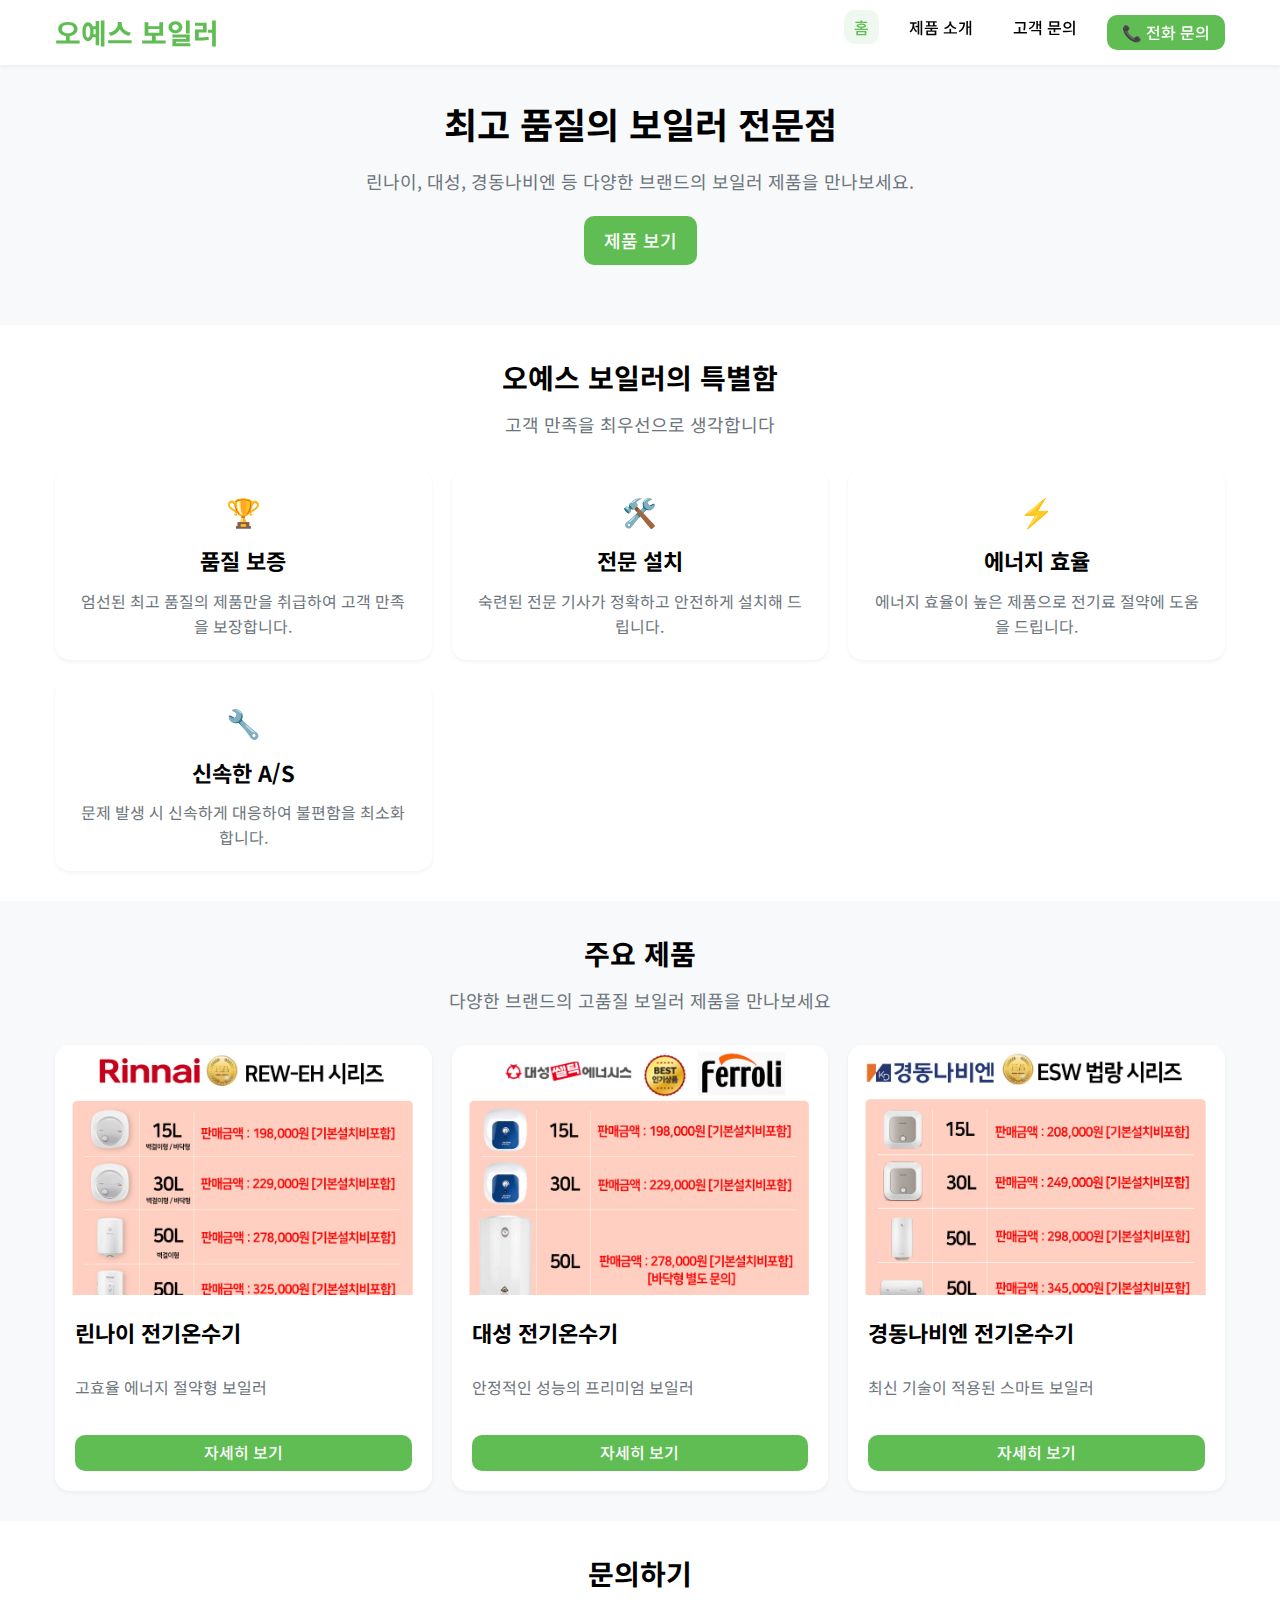
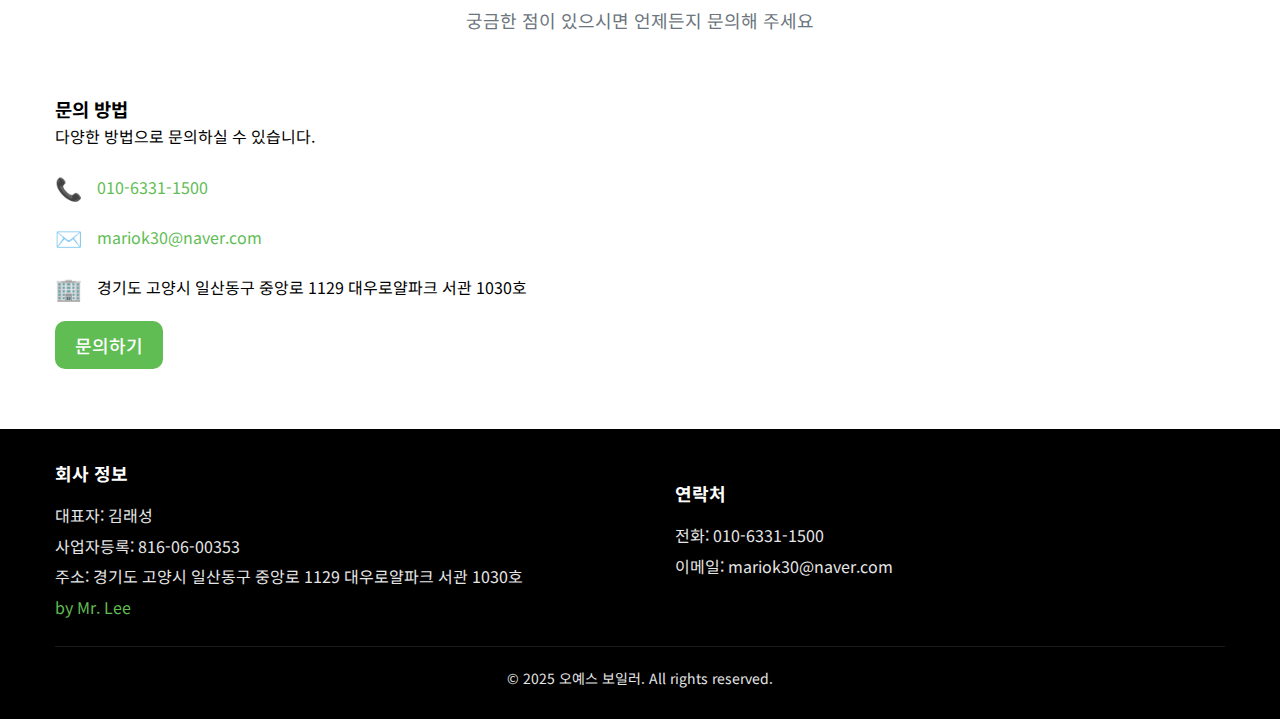
<file: final/index.html>
<!DOCTYPE html>
<html lang="ko">
<head>
    <meta charset="UTF-8">
    <meta name="viewport" content="width=device-width, initial-scale=1.0">
    <title>오예스 보일러 | 홈</title>
    <link rel="stylesheet" href="public/styles.css">
    <link rel="preconnect" href="https://fonts.googleapis.com">
    <link rel="preconnect" href="https://fonts.gstatic.com" crossorigin>
    <link href="https://fonts.googleapis.com/css2?family=Noto+Sans+KR:wght@400;500;700&display=swap" rel="stylesheet">
</head>
<body>
    <header class="main-header">
        <div class="container">
            <h1 class="logo">                
			<a href="index.html">오예스 보일러</a>
              </h1>
            <nav class="main-nav">
                <button class="mobile-menu-toggle" aria-label="메뉴 열기">
                    <span></span>
                    <span></span>
                    <span></span>
                </button>
                <ul class="nav-list">
                    <li><a href="index.html" class="active">홈</a></li>
                    <li><a href="products.html">제품 소개</a></li>
                    <li><a href="contact.html">고객 문의</a></li>
                    <li><a href="tel:010-6331-1500" class="phone-link">📞 전화 문의</a></li>
                </ul>
            </nav>
        </div>
    </header>

    <section class="hero">
        <div class="container">
            <div class="hero-content">
                <h1>최고 품질의 보일러 전문점</h1>
                <p>린나이, 대성, 경동나비엔 등 다양한 브랜드의 보일러 제품을 만나보세요.</p>
                <a href="products.html" class="btn btn-primary btn-large">제품 보기</a>
            </div>
            <div class="hero-image">
            </div>
        </div>
    </section>

    <section class="features">
        <div class="container">
            <div class="section-header">
                <h2>오예스 보일러의 특별함</h2>
                <p>고객 만족을 최우선으로 생각합니다</p>
            </div>
            
            <div class="features-grid">
                <div class="feature-card">
                    <div class="feature-icon">🏆</div>
                    <h3>품질 보증</h3>
                    <p>엄선된 최고 품질의 제품만을 취급하여 고객 만족을 보장합니다.</p>
                </div>
                
                <div class="feature-card">
                    <div class="feature-icon">🛠️</div>
                    <h3>전문 설치</h3>
                    <p>숙련된 전문 기사가 정확하고 안전하게 설치해 드립니다.</p>
                </div>
                
                <div class="feature-card">
                    <div class="feature-icon">⚡</div>
                    <h3>에너지 효율</h3>
                    <p>에너지 효율이 높은 제품으로 전기료 절약에 도움을 드립니다.</p>
                </div>
                
                <div class="feature-card">
                    <div class="feature-icon">🔧</div>
                    <h3>신속한 A/S</h3>
                    <p>문제 발생 시 신속하게 대응하여 불편함을 최소화합니다.</p>
                </div>
            </div>
        </div>
    </section>

    <section class="products">
        <div class="container">
            <div class="section-header">
                <h2>주요 제품</h2>
                <p>다양한 브랜드의 고품질 보일러 제품을 만나보세요</p>
            </div>
            
            <div class="product-cards">
                <div class="product-card">
                    <div class="product-image">
                        <img src="public/images/boiler1.jpg" alt="린나이 전기온수기" class="product-img">
                    </div>
                    <div class="product-info">
                        <h3>린나이 전기온수기</h3>
                        <p>고효율 에너지 절약형 보일러</p>
                        <a href="product-rinnai.html" class="btn btn-primary">자세히 보기</a>
                    </div>
                </div>
                
                <div class="product-card">
                    <div class="product-image">
                        <img src="public/images/boiler2.jpg" alt="대성 전기온수기" class="product-img">
                    </div>
                    <div class="product-info">
                        <h3>대성 전기온수기</h3>
                        <p>안정적인 성능의 프리미엄 보일러</p>
                        <a href="product-daesung.html" class="btn btn-primary">자세히 보기</a>
                    </div>
                </div>
                
                <div class="product-card">
                    <div class="product-image">
                        <img src="public/images/boiler3.jpg" alt="경동나비엔 전기온수기" class="product-img">
                    </div>
                    <div class="product-info">
                        <h3>경동나비엔 전기온수기</h3>
                        <p>최신 기술이 적용된 스마트 보일러</p>
                        <a href="product-kyungdong.html" class="btn btn-primary">자세히 보기</a>
                    </div>
                </div>
            </div>
            
            <div class="text-center">
            </div>
        </div>
    </section>

    <section class="contact">
        <div class="container">
            <div class="section-header">
                <h2>문의하기</h2>
                <p>궁금한 점이 있으시면 언제든지 문의해 주세요</p>
            </div>
            
            <div class="contact-content">
                <div class="contact">
                    <h3>문의 방법</h3>
                    <p>다양한 방법으로 문의하실 수 있습니다.</p>
                    
                    <div class="contact-details">
                        <div class="contact-item">
                            <div class="contact-icon">📞</div>
                            <div class="contact-text">
                                <a href="tel:010-6331-1500">010-6331-1500</a>
                            </div>
                        </div>
                        
                        <div class="contact-item">
                            <div class="contact-icon">✉️</div>
                            <div class="contact-text">
                                <a href="mailto:mariok30@naver.com">mariok30@naver.com</a>
                            </div>
                        </div>
                        
                        <div class="contact-item">
                            <div class="contact-icon">🏢</div>
                            <div class="contact-text">
                                경기도 고양시 일산동구 중앙로 1129 대우로얄파크 서관 1030호
                            </div>
                        </div>
                    </div>
                    
                    <a href="contact.html" class="btn btn-primary btn-large">문의하기</a>
                </div>
            </div>
        </div>
    </section>

    <footer class="main-footer">
        <div class="container">
            <div class="footer-content">
                <div class="company-info">
                    <h3>회사 정보</h3>
                    <p>대표자: 김래성</p>
                    <p>사업자등록: 816-06-00353</p>
                    <p>주소: 경기도 고양시 일산동구 중앙로 1129 대우로얄파크 서관 1030호</p>
                    <p><a herf="Production">by Mr. Lee</a></p>
                </div>
                
                <div class="contact-info">
                    <h3>연락처</h3>
                    <p><a href="tel:010-6331-1500">전화: 010-6331-1500</a></p>
                    <p><a href="mailto:mariok30@naver.com">이메일: mariok30@naver.com</a></p>
                </div>
            </div>
            
            <div class="copyright">
                <p>&copy; 2025 오예스 보일러. All rights reserved.</p>
            </div>
        </div>
    </footer>

    <script src="public/script.js"></script>
</body>
</html>
</file>
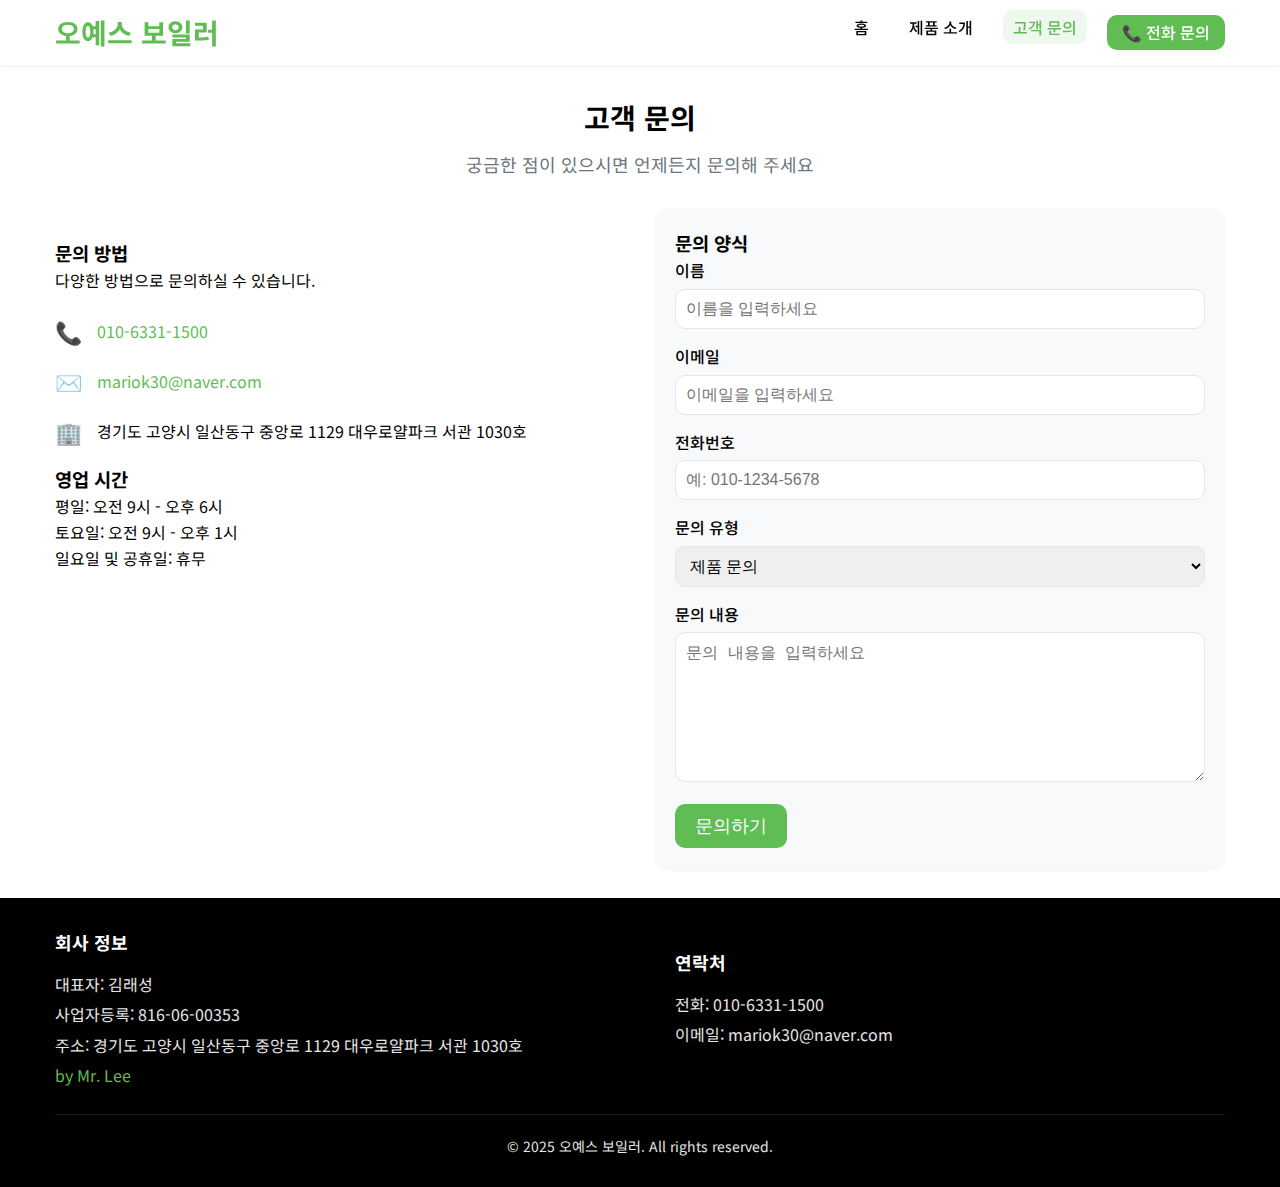
<file: final/contact.html>
<!DOCTYPE html>
<html lang="ko">
<head>
    <meta charset="UTF-8">
    <meta name="viewport" content="width=device-width, initial-scale=1.0">
    <title>오예스 보일러 | 고객 문의</title>
    <link rel="stylesheet" href="public/styles.css">
    <link rel="preconnect" href="https://fonts.googleapis.com">
    <link rel="preconnect" href="https://fonts.gstatic.com" crossorigin>
    <link href="https://fonts.googleapis.com/css2?family=Noto+Sans+KR:wght@400;500;700&display=swap" rel="stylesheet">
</head>
<body>
    <header class="main-header">
        <div class="container">
            <h1 class="logo">
                <a href="index.html">오예스 보일러</a>
              </h1>
              
            <nav class="main-nav">
                <button class="mobile-menu-toggle" aria-label="메뉴 열기">
                    <span></span>
                    <span></span>
                    <span></span>
                </button>
                <ul class="nav-list">
                    <li><a href="index.html">홈</a></li>
                    <li><a href="products.html">제품 소개</a></li>
                    <li><a href="contact.html" class="active">고객 문의</a></li>
                    <li><a href="tel:010-6331-1500" class="phone-link">📞 전화 문의</a></li>
                </ul>
            </nav>
        </div>
    </header>

    <section class="contact">
        <div class="container">
            <div class="section-header">
                <h2>고객 문의</h2>
                <p>궁금한 점이 있으시면 언제든지 문의해 주세요</p>
            </div>
            
            <div class="contact-content">
                <div class="contact">
                    <h3>문의 방법</h3>
                    <p>다양한 방법으로 문의하실 수 있습니다.</p>
                    
                    <div class="contact-details">
                        <div class="contact-item">
                            <div class="contact-icon">📞</div>
                            <div class="contact-text">
                                <a href="tel:010-6331-1500">010-6331-1500</a>
                            </div>
                        </div>
                        
                        <div class="contact-item">
                            <div class="contact-icon">✉️</div>
                            <div class="contact-text">
                                <a href="mailto:mariok30@naver.com">mariok30@naver.com</a>
                            </div>
                        </div>
                        
                        <div class="contact-item">
                            <div class="contact-icon">🏢</div>
                            <div class="contact-text">
                                경기도 고양시 일산동구 중앙로 1129 대우로얄파크 서관 1030호
                            </div>
                        </div>
                    </div>
                    
                    <h3>영업 시간</h3>
                    <p>평일: 오전 9시 - 오후 6시</p>
                    <p>토요일: 오전 9시 - 오후 1시</p>
                    <p>일요일 및 공휴일: 휴무</p>
                </div>
                
                <div class="contact-form">
                    <h3>문의 양식</h3>
                    <form action="thank-you.html" method="get" onsubmit="return validateForm()">
                        <div class="form-group">
                            <label for="name">이름</label>
                            <input type="text" id="name" name="name" class="form-control" placeholder="이름을 입력하세요">
                        </div>
                        
                        <div class="form-group">
                            <label for="email">이메일</label>
                            <input type="email" id="email" name="email" class="form-control" placeholder="이메일을 입력하세요">
                        </div>
                        
                        <div class="form-group">
                            <label for="phone">전화번호</label>
                            <input type="tel" id="phone" name="phone" class="form-control" placeholder="예: 010-1234-5678">
                        </div>
                        
                        <div class="form-group">
                            <label for="subject">문의 유형</label>
                            <select id="subject" name="subject" class="form-control">
                                <option value="product">제품 문의</option>
                                <option value="installation">설치 문의</option>
                                <option value="repair">수리 문의</option>
                                <option value="other">기타 문의</option>
                            </select>
                        </div>
                        
                        <div class="form-group">
                            <label for="message">문의 내용</label>
                            <textarea id="message" name="message" class="form-control" placeholder="문의 내용을 입력하세요"></textarea>
                        </div>
                        
                        <button type="submit" class="btn btn-primary btn-large">문의하기</button>
                    </form>
                </div>
            </div>
        </div>
    </section>

    <footer class="main-footer">
        <div class="container">
            <div class="footer-content">
                <div class="company-info">
                    <h3>회사 정보</h3>
                    <p>대표자: 김래성</p>
                    <p>사업자등록: 816-06-00353</p>
                    <p>주소: 경기도 고양시 일산동구 중앙로 1129 대우로얄파크 서관 1030호</p>
                    <p><a herf="Production">by Mr. Lee</a></p>
                </div>
                
                <div class="contact-info">
                    <h3>연락처</h3>
                    <p><a href="tel:010-6331-1500">전화: 010-6331-1500</a></p>
                    <p><a href="mailto:mariok30@naver.com">이메일: mariok30@naver.com</a></p>
                </div>
            </div>
            
            <div class="copyright">
                <p>&copy; 2025 오예스 보일러. All rights reserved.</p>
            </div>
        </div>
    </footer>

    <script src="public/script.js"></script>
</body>
</html>
</file>
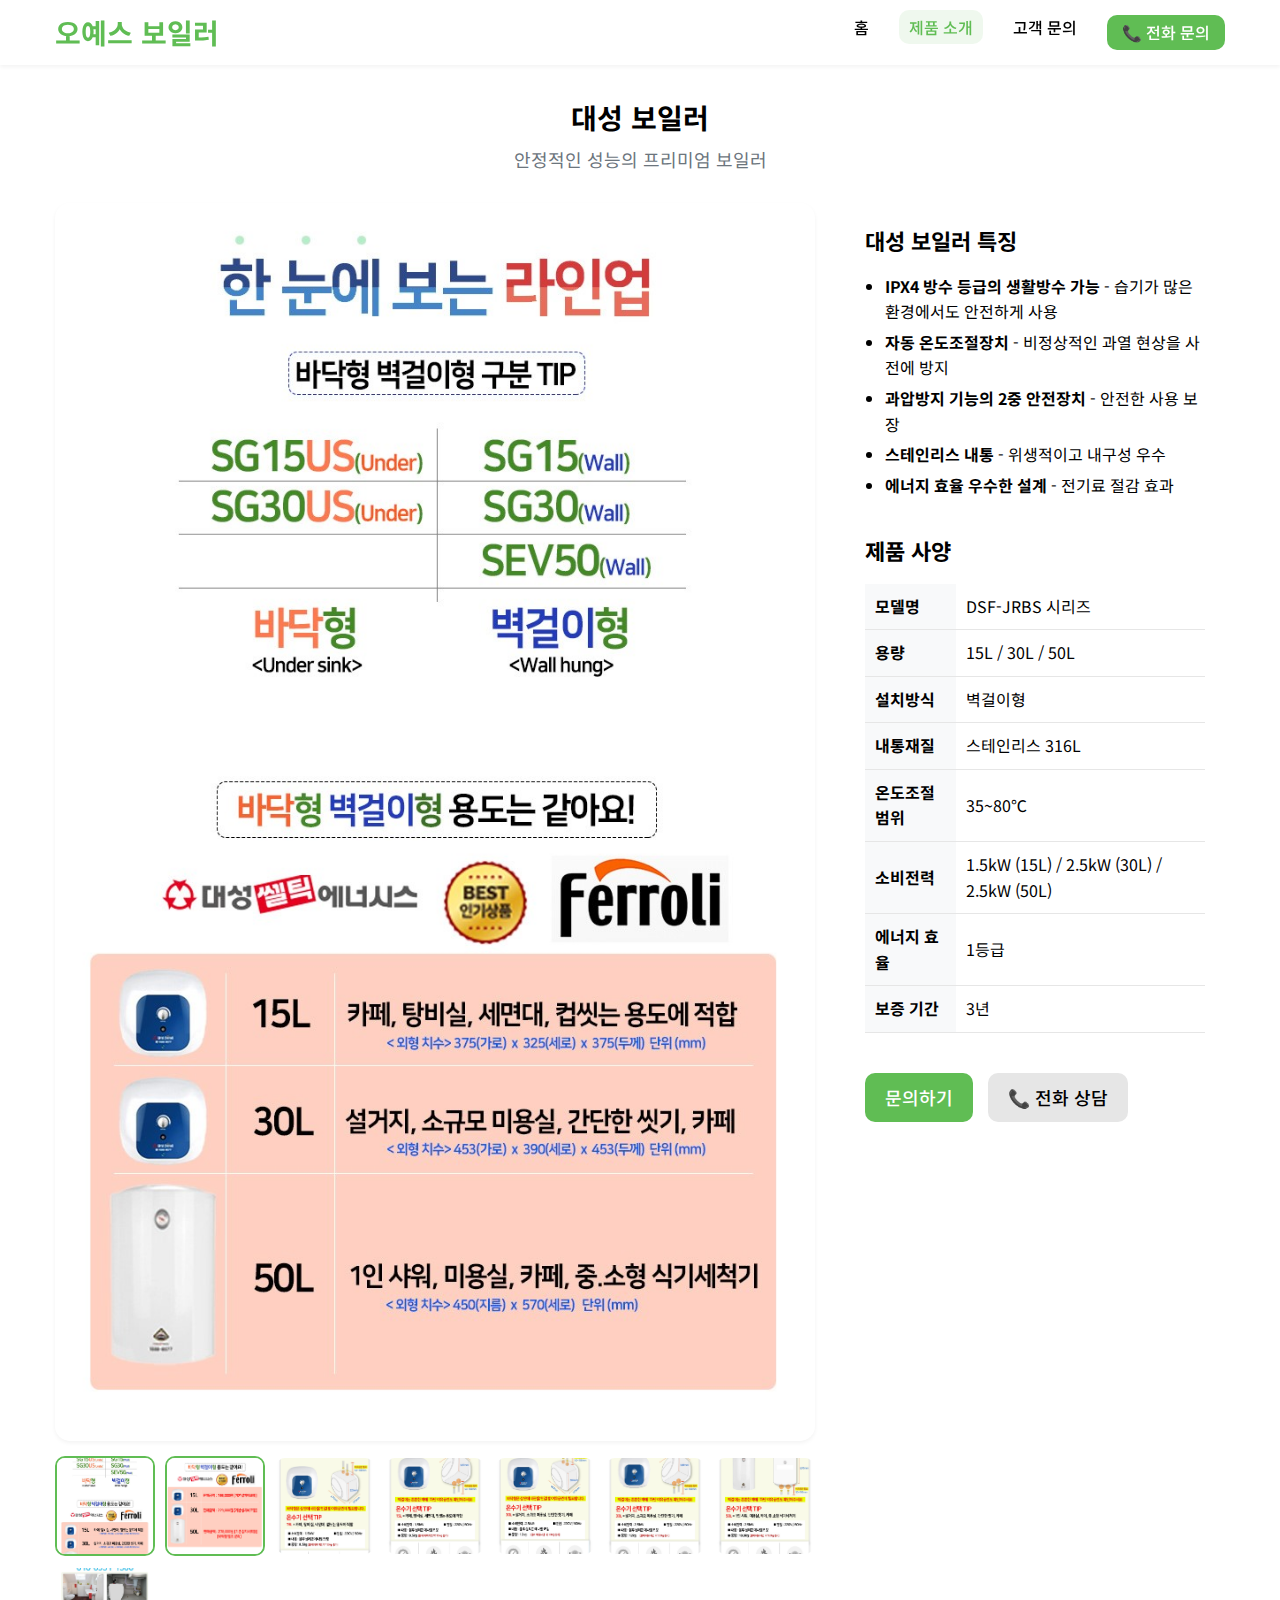
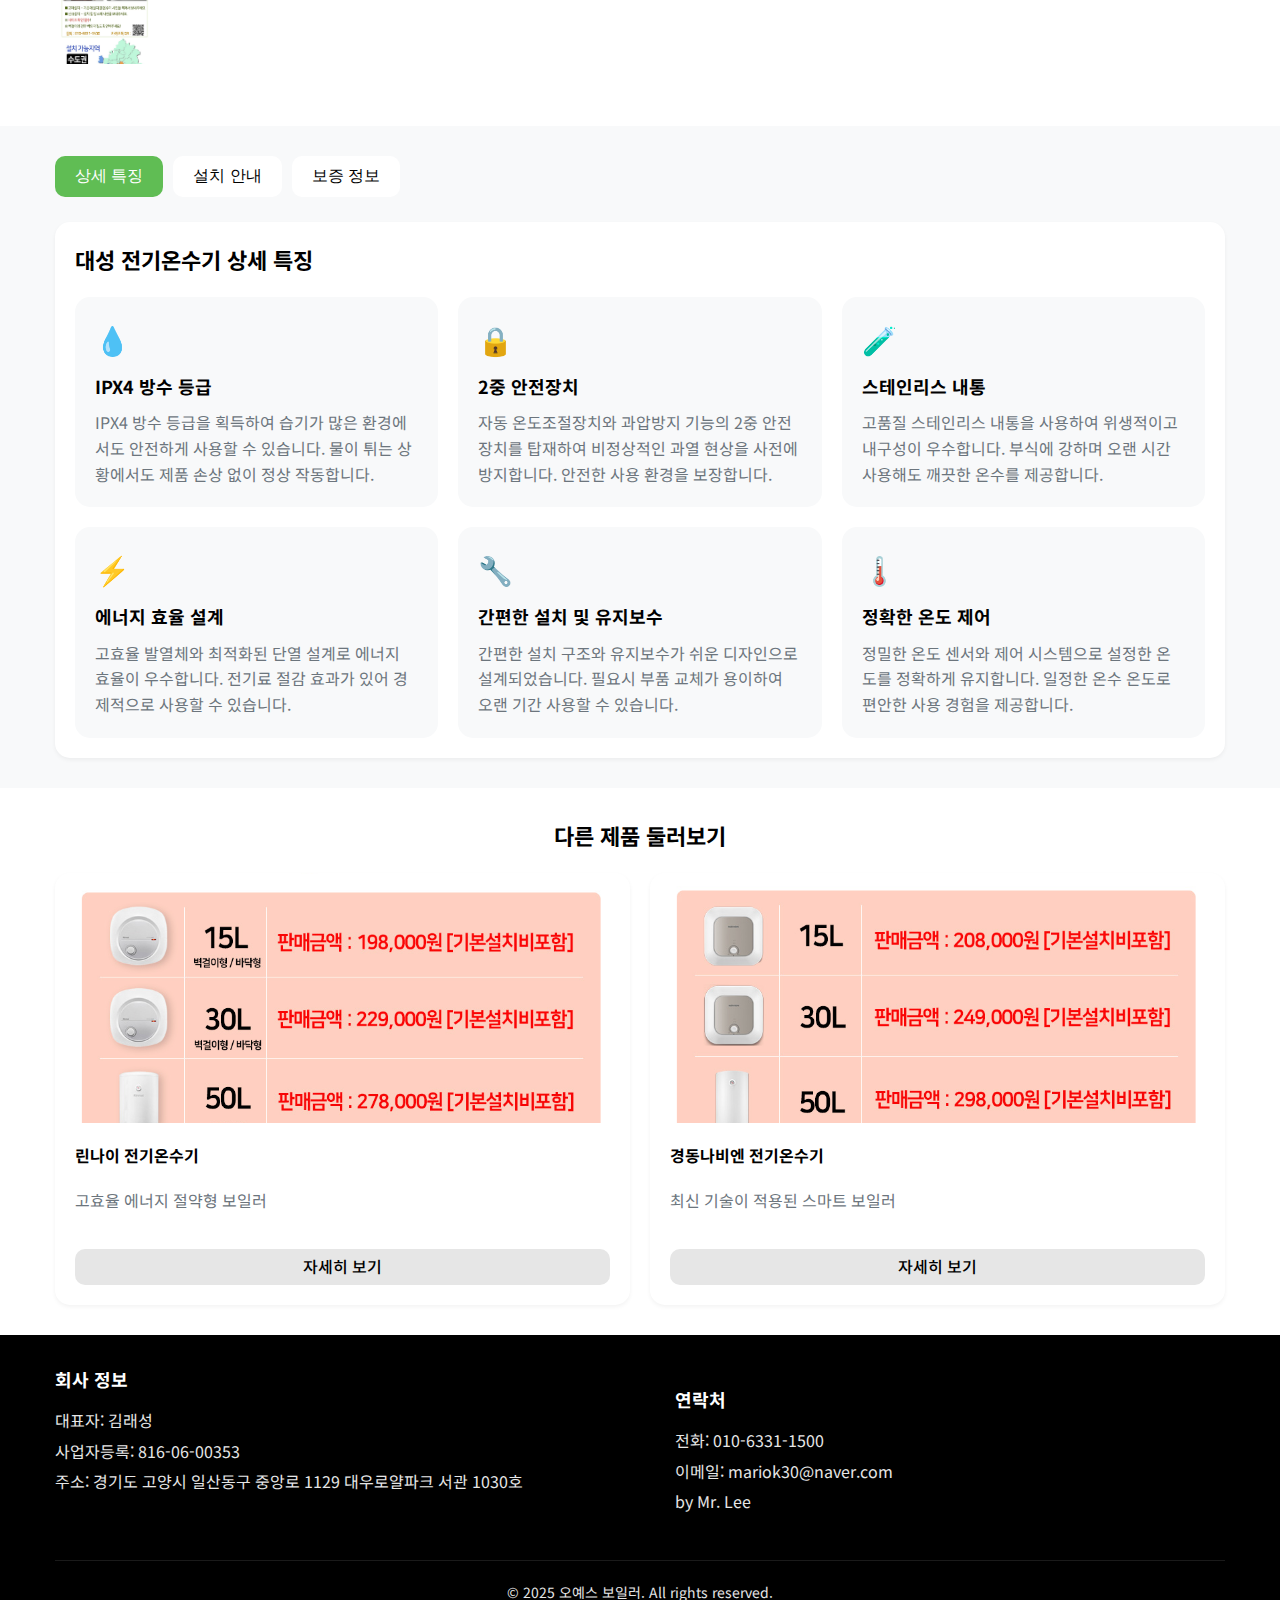
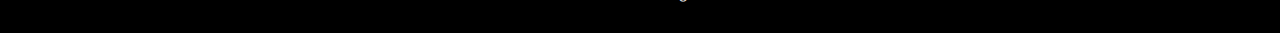
<file: final/product-daesung.html>
<!DOCTYPE html>
<html lang="ko">
<head>
    <meta charset="UTF-8">
    <meta name="viewport" content="width=device-width, initial-scale=1.0">
    <title>오예스 보일러 | 대성 제품</title>
    <link rel="stylesheet" href="public/styles.css">
    <link rel="preconnect" href="https://fonts.googleapis.com">
    <link rel="preconnect" href="https://fonts.gstatic.com" crossorigin>
    <link href="https://fonts.googleapis.com/css2?family=Noto+Sans+KR:wght@400;500;700&display=swap" rel="stylesheet">
</head>
<body>
    <header class="main-header">
        <div class="container">
            <h1 class="logo">                
            <a href="index.html">오예스 보일러</a>
            </h1>
            <nav class="main-nav">
                <button class="mobile-menu-toggle" aria-label="메뉴 열기">
                    <span></span>
                    <span></span>
                    <span></span>
                </button>
                <ul class="nav-list">
                    <li><a href="index.html">홈</a></li>
                    <li><a href="products.html" class="active">제품 소개</a></li>
                    <li><a href="contact.html">고객 문의</a></li>
                    <li><a href="tel:010-6331-1500" class="phone-link">📞 전화 문의</a></li>
                </ul>
            </nav>
        </div>
    </header>

    <section class="product-detail">
        <div class="container">
            <div class="product-header">
                <h2>대성 보일러</h2>
                <p class="product-subtitle">안정적인 성능의 프리미엄 보일러</p>
            </div>
            
            <div class="product-content">
                <div class="product-gallery">
                    <div class="product-main-image">
                        <img src="public/images/01_2.jpg" alt="대성 전기온수기" id="mainProductImage">
                    </div>
                    <div class="product-thumbnails">
                        <img src="public/images/01_2.jpg" alt="대성 전기온수기" class="thumbnail active" onclick="changeImage(this)">
                        <img src="public/images/boiler2.jpg" alt="대성 전기온수기" class="thumbnail active" onclick="changeImage(this)">
                        <img src="public/images/3.jpg" alt="대성 온수기 상세 이미지" class="thumbnail" onclick="changeImage(this)">
                        <img src="public/images/3_1.jpg" alt="대성 온수기 상세 이미지" class="thumbnail" onclick="changeImage(this)">
                        <img src="public/images/3_2.jpg" alt="대성 온수기 상세 이미지" class="thumbnail" onclick="changeImage(this)">
                        <img src="public/images/3_3.jpg" alt="대성 온수기 상세 이미지" class="thumbnail" onclick="changeImage(this)">
                        <img src="public/images/3_4.jpg" alt="대성 온수기 상세 이미지" class="thumbnail" onclick="changeImage(this)">
                        <img src="public/images/05.jpg" alt="대성 온수기 상세 이미지" class="thumbnail" onclick="changeImage(this)">
                    </div>
                </div>
                
                <div class="product-info">
                    <div class="product-features">
                        <h3>대성 보일러 특징</h3>
                        <ul>
                            <li><strong>IPX4 방수 등급의 생활방수 가능</strong> - 습기가 많은 환경에서도 안전하게 사용</li>
                            <li><strong>자동 온도조절장치</strong> - 비정상적인 과열 현상을 사전에 방지</li>
                            <li><strong>과압방지 기능의 2중 안전장치</strong> - 안전한 사용 보장</li>
                            <li><strong>스테인리스 내통</strong> - 위생적이고 내구성 우수</li>
                            <li><strong>에너지 효율 우수한 설계</strong> - 전기료 절감 효과</li>
                        </ul>
                    </div>
                    
                    <div class="product-specs">
                        <h3>제품 사양</h3>
                        <table class="specs-table">
                            <tr>
                                <th>모델명</th>
                                <td>DSF-JRBS 시리즈</td>
                            </tr>
                            <tr>
                                <th>용량</th>
                                <td>15L / 30L / 50L</td>
                            </tr>
                            <tr>
                                <th>설치방식</th>
                                <td>벽걸이형</td>
                            </tr>
                            <tr>
                                <th>내통재질</th>
                                <td>스테인리스 316L</td>
                            </tr>
                            <tr>
                                <th>온도조절범위</th>
                                <td>35~80℃</td>
                            </tr>
                            <tr>
                                <th>소비전력</th>
                                <td>1.5kW (15L) / 2.5kW (30L) / 2.5kW (50L)</td>
                            </tr>
                            <tr>
                                <th>에너지 효율</th>
                                <td>1등급</td>
                            </tr>
                            <tr>
                                <th>보증 기간</th>
                                <td>3년</td>
                            </tr>
                        </table>
                    </div>
                    
                    <div class="product-actions">
                        <a href="contact.html" class="btn btn-primary btn-large">문의하기</a>
                        <a href="tel:010-6331-1500" class="btn btn-secondary btn-large">📞 전화 상담</a>
                    </div>
                </div>
            </div>
        </div>
    </section>
    
    <section class="product-details-tabs">
        <div class="container">
            <div class="tabs">
                <button class="tab-btn active" onclick="openTab(event, 'features')">상세 특징</button>
                <button class="tab-btn" onclick="openTab(event, 'installation')">설치 안내</button>
                <button class="tab-btn" onclick="openTab(event, 'warranty')">보증 정보</button>
            </div>
            
            <div id="features" class="tab-content active">
                <h3>대성 전기온수기 상세 특징</h3>
                <div class="feature-grid">
                    <div class="feature-item">
                        <div class="feature-icon">💧</div>
                        <h4>IPX4 방수 등급</h4>
                        <p>IPX4 방수 등급을 획득하여 습기가 많은 환경에서도 안전하게 사용할 수 있습니다. 물이 튀는 상황에서도 제품 손상 없이 정상 작동합니다.</p>
                    </div>
                    
                    <div class="feature-item">
                        <div class="feature-icon">🔒</div>
                        <h4>2중 안전장치</h4>
                        <p>자동 온도조절장치와 과압방지 기능의 2중 안전장치를 탑재하여 비정상적인 과열 현상을 사전에 방지합니다. 안전한 사용 환경을 보장합니다.</p>
                    </div>
                    
                    <div class="feature-item">
                        <div class="feature-icon">🧪</div>
                        <h4>스테인리스 내통</h4>
                        <p>고품질 스테인리스 내통을 사용하여 위생적이고 내구성이 우수합니다. 부식에 강하며 오랜 시간 사용해도 깨끗한 온수를 제공합니다.</p>
                    </div>
                    
                    <div class="feature-item">
                        <div class="feature-icon">⚡</div>
                        <h4>에너지 효율 설계</h4>
                        <p>고효율 발열체와 최적화된 단열 설계로 에너지 효율이 우수합니다. 전기료 절감 효과가 있어 경제적으로 사용할 수 있습니다.</p>
                    </div>
                    
                    <div class="feature-item">
                        <div class="feature-icon">🔧</div>
                        <h4>간편한 설치 및 유지보수</h4>
                        <p>간편한 설치 구조와 유지보수가 쉬운 디자인으로 설계되었습니다. 필요시 부품 교체가 용이하여 오랜 기간 사용할 수 있습니다.</p>
                    </div>
                    
                    <div class="feature-item">
                        <div class="feature-icon">🌡️</div>
                        <h4>정확한 온도 제어</h4>
                        <p>정밀한 온도 센서와 제어 시스템으로 설정한 온도를 정확하게 유지합니다. 일정한 온수 온도로 편안한 사용 경험을 제공합니다.</p>
                    </div>
                </div>
            </div>
            
            <div id="installation" class="tab-content">
                <h3>설치 안내</h3>
                <div class="installation-guide">
                    <div class="installation-requirements">
                        <h4>설치 요구사항</h4>
                        <ul>
                            <li>전기 용량: 단상 220V, 60Hz</li>
                            <li>급수관: 15A 이상 권장</li>
                            <li>배수관: 적절한 배수 시설 필요</li>
                            <li>설치 공간: 제품 크기보다 여유 있는 공간 확보 필요</li>
                        </ul>
                    </div>
                    
                    <div class="installation-process">
                        <h4>설치 과정</h4>
                        <ol>
                            <li>전문 기사가 현장 방문하여 설치 환경 확인</li>
                            <li>적합한 위치 선정 및 설치 계획 수립</li>
                            <li>필요시 전기 및 배관 공사 진행</li>
                            <li>제품 설치 및 연결</li>
                            <li>시운전 및 작동 테스트</li>
                            <li>사용 방법 안내 및 주의사항 설명</li>
                        </ol>
                    </div>
                    
                    <div class="installation-notice">
                        <h4>설치 시 주의사항</h4>
                        <ul>
                            <li>안전을 위해 반드시 전문 기사를 통한 설치를 권장합니다.</li>
                            <li>습기가 많은 장소에 설치할 경우 적절한 방수 조치가 필요합니다.</li>
                            <li>동파 방지를 위해 실외 설치는 권장하지 않습니다.</li>
                            <li>제품 주변에 인화성 물질을 두지 마세요.</li>
                        </ul>
                    </div>
                </div>
            </div>
            
            <div id="warranty" class="tab-content">
                <h3>보증 정보</h3>
                <div class="warranty-info">
                    <div class="warranty-period">
                        <h4>보증 기간</h4>
                        <p>대성 전기온수기는 구입일로부터 <strong>2년</strong>의 제품 보증 기간을 제공합니다.</p>
                        <ul>
                            <li>내통 및 주요 부품: 2년</li>
                            <li>전기 부품: 1년</li>
                            <li>소모성 부품: 6개월</li>
                        </ul>
                    </div>
                    
                    <div class="warranty-coverage">
                        <h4>보증 범위</h4>
                        <p>보증 기간 내 정상적인 사용 상태에서 발생한 제품 결함에 대해 무상 수리 또는 부품 교체를 제공합니다.</p>
                        <h5>보증 제외 사항:</h5>
                        <ul>
                            <li>사용자의 취급 부주의로 인한 고장 및 파손</li>
                            <li>비공인 수리점에서의 수리로 인한 고장</li>
                            <li>천재지변(화재, 수해, 지진 등)으로 인한 고장</li>
                            <li>설치 후 이동 및 낙하로 인한 고장</li>
                            <li>대성에서 지정하지 않은 부품 사용으로 인한 고장</li>
                        </ul>
                    </div>
                    
                    <div class="warranty-service">
                        <h4>서비스 신청 방법</h4>
                        <p>제품에 문제가 발생했을 경우, 다음 방법으로 서비스를 신청할 수 있습니다:</p>
                        <ul>
                            <li>오예스 보일러 고객센터: <a href="tel:010-6331-1500">010-6331-1500</a></li>
                            <li>대성 고객센터: 1588-8577</li>
                            <li>이메일 문의: <a href="mailto:mariok30@naver.com">mariok30@naver.com</a></li>
                        </ul>
                        <p>서비스 신청 시 제품 모델명, 구입일자, 고장 증상을 자세히 알려주시면 더 빠른 서비스를 받으실 수 있습니다.</p>
                    </div>
                </div>
            </div>
        </div>
    </section>

    <section class="related-products">
        <div class="container">
            <h3>다른 제품 둘러보기</h3>
            <div class="product-cards">
                <div class="product-card">
                    <div class="product-image">
                        <img src="public/images/boiler1.jpg" alt="린나이 전기온수기" class="product-img">
                    </div>
                    <div class="product-info">
                        <h4>린나이 전기온수기</h4>
                        <p>고효율 에너지 절약형 보일러</p>
                        <a href="product-rinnai.html" class="btn btn-secondary">자세히 보기</a>
                    </div>
                </div>
                
                <div class="product-card">
                    <div class="product-image">
                        <img src="public/images/boiler3.jpg" alt="경동나비엔 전기온수기" class="product-img">
                    </div>
                    <div class="product-info">
                        <h4>경동나비엔 전기온수기</h4>
                        <p>최신 기술이 적용된 스마트 보일러</p>
                        <a href="product-kyungdong.html" class="btn btn-secondary">자세히 보기</a>
                    </div>
                </div>
            </div>
        </div>
    </section>

    <footer class="main-footer">
        <div class="container">
            <div class="footer-content">
                <div class="company-info">
                    <h3>회사 정보</h3>
                    <p>대표자: 김래성</p>
                    <p>사업자등록: 816-06-00353</p>
                    <p>주소: 경기도 고양시 일산동구 중앙로 1129 대우로얄파크 서관 1030호</p>
                </div>
                
                <div class="contact-info">
                    <h3>연락처</h3>
                    <p><a href="tel:010-6331-1500">전화: 010-6331-1500</a></p>
                    <p><a href="mailto:mariok30@naver.com">이메일: mariok30@naver.com</a></p>
                    <p><a herf="Production">by Mr. Lee</a></p>
                </div>
            </div>
            
            <div class="copyright">
                <p>&copy; 2025 오예스 보일러. All rights reserved.</p>
            </div>
        </div>
    </footer>

    <script src="public/script.js"></script>
</body>
</html>
</file>
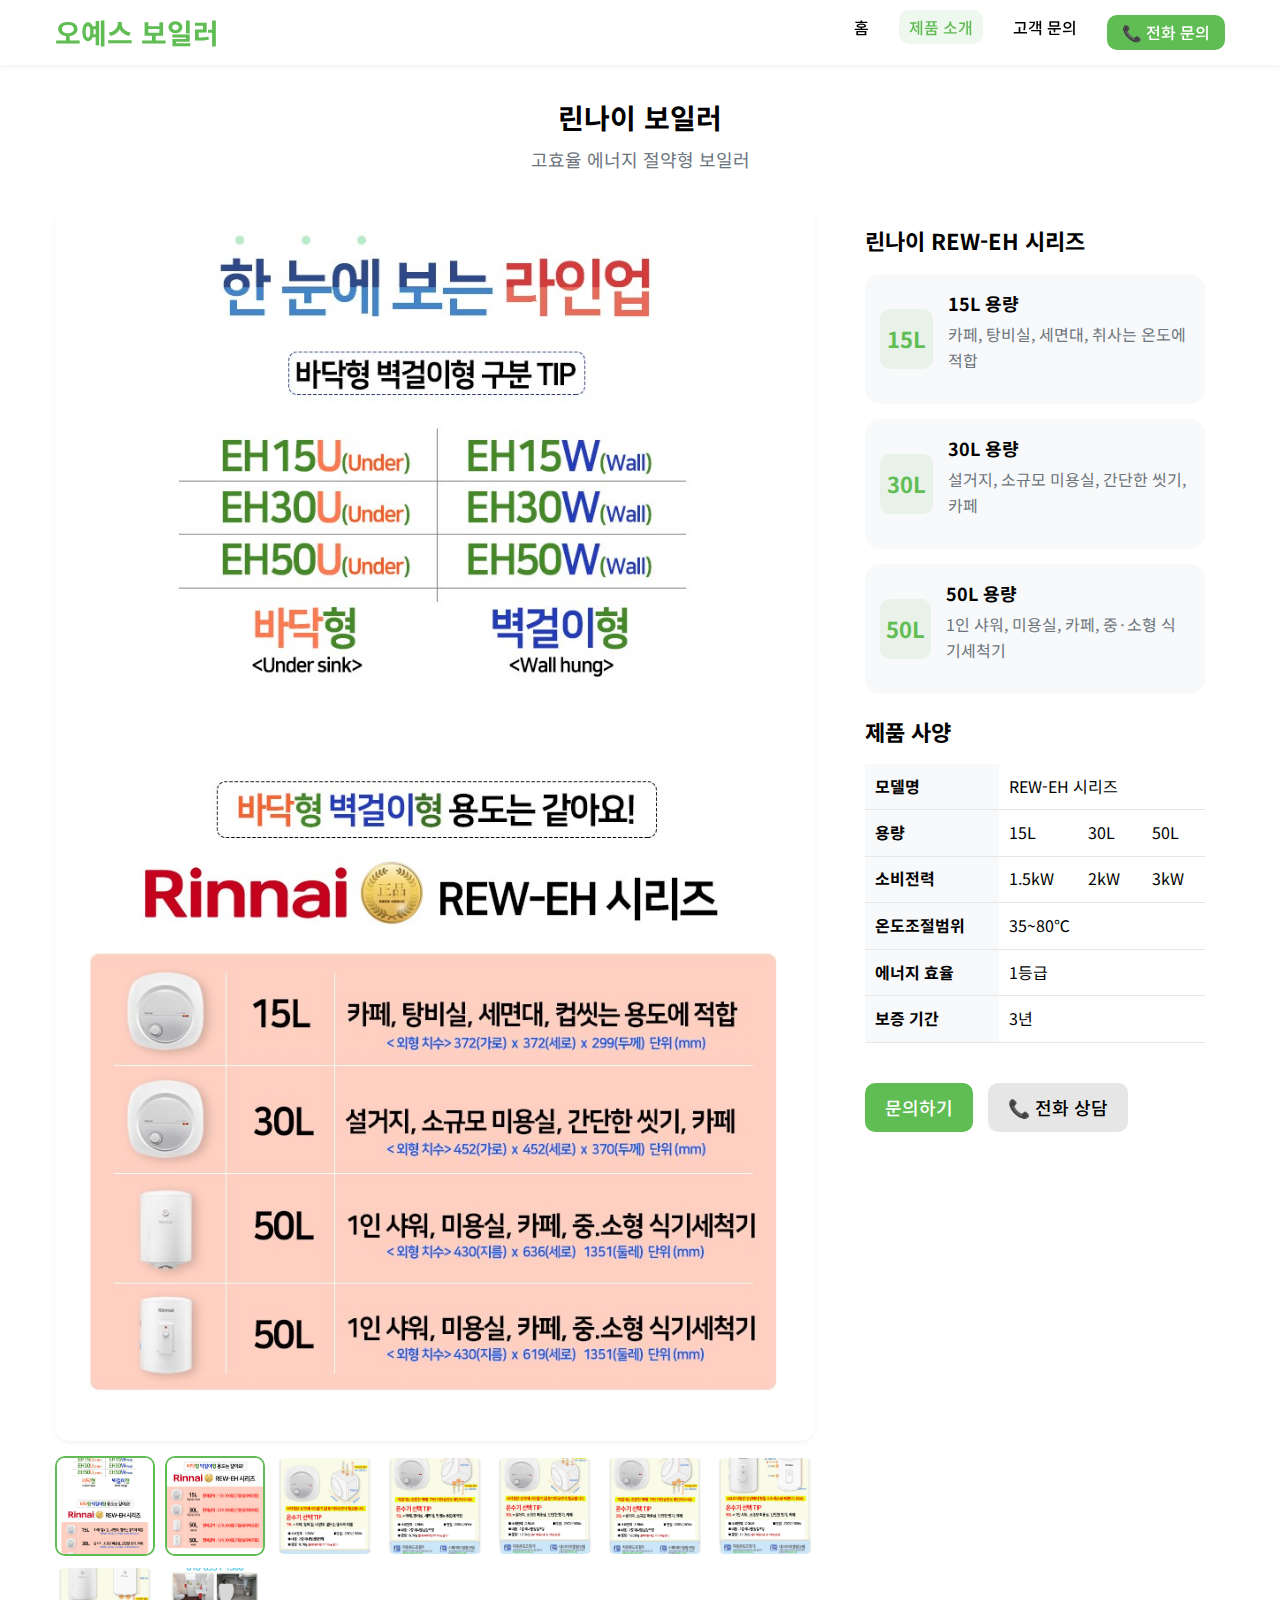
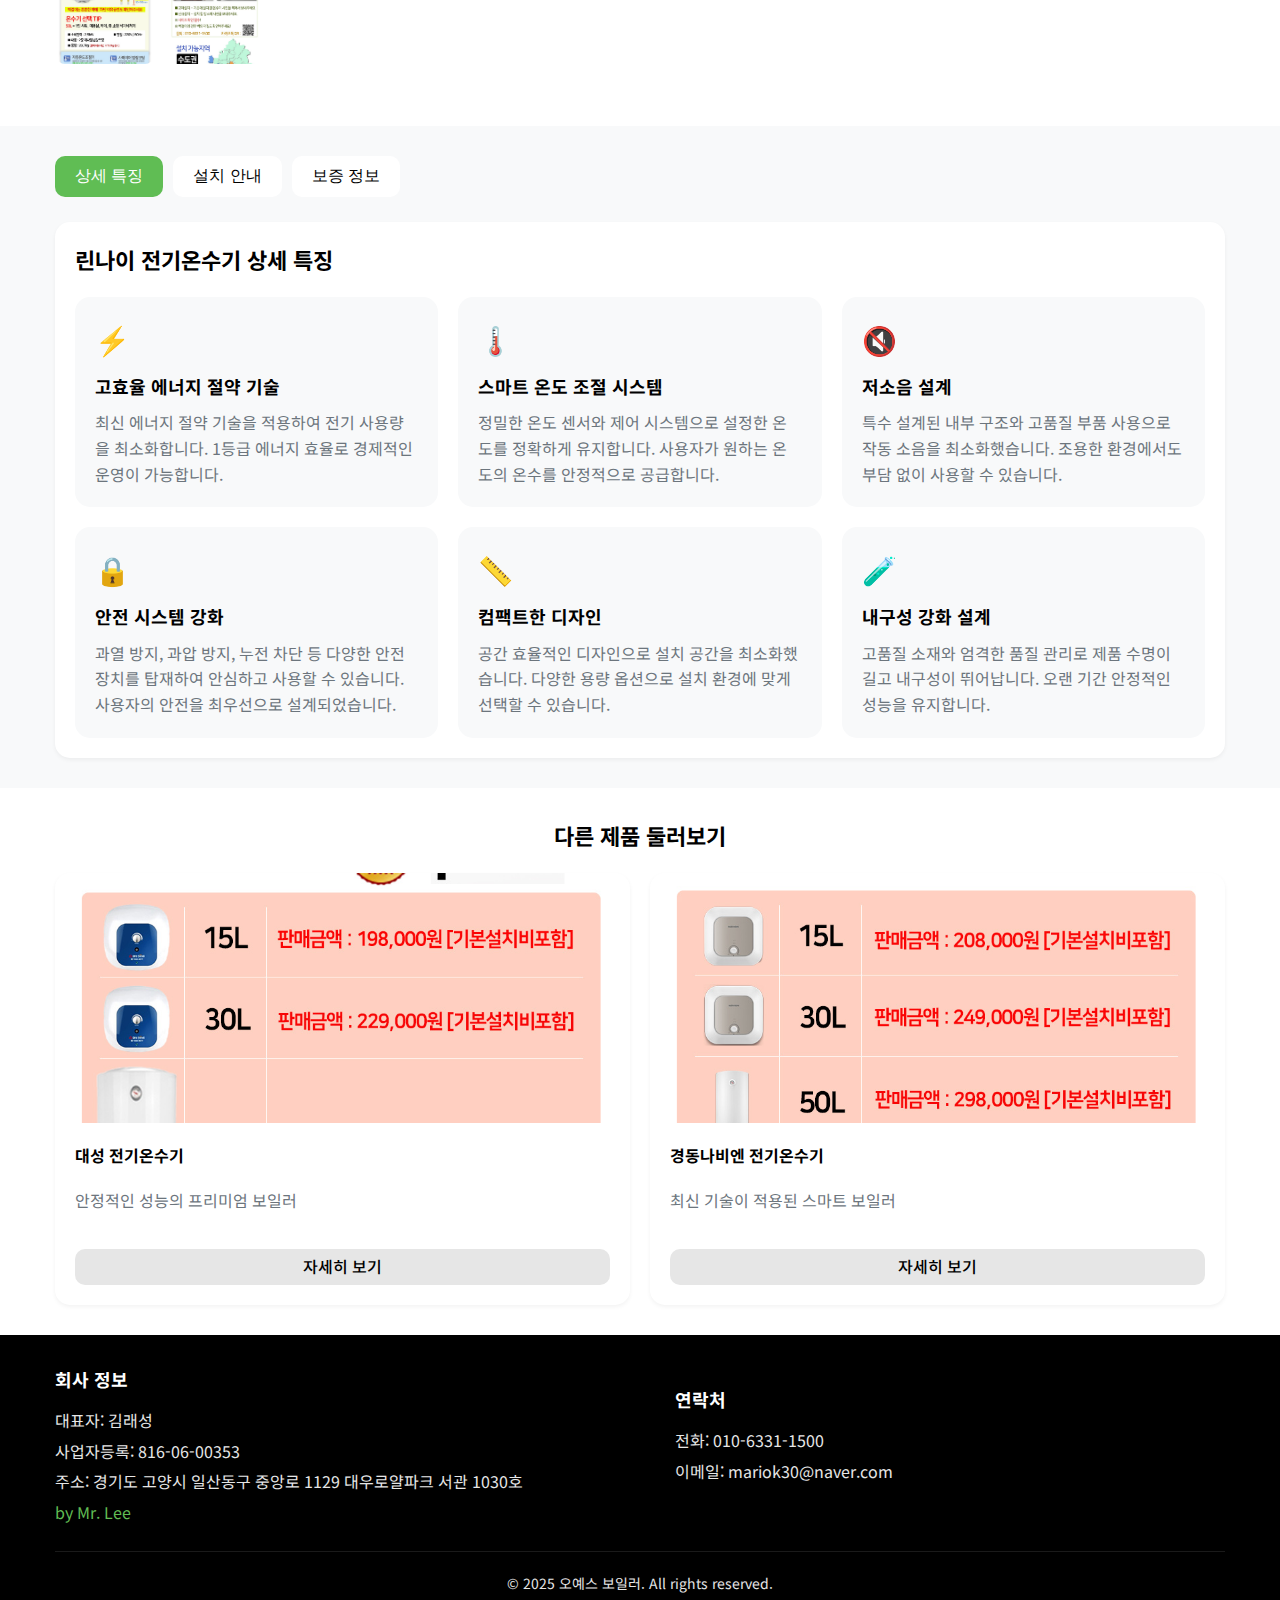
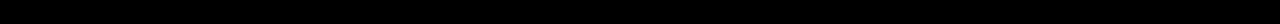
<file: final/product-rinnai.html>
<!DOCTYPE html>
<html lang="ko">
<head>
    <meta charset="UTF-8">
    <meta name="viewport" content="width=device-width, initial-scale=1.0">
    <title>오예스 보일러 | 린나이 제품</title>
    <link rel="stylesheet" href="public/styles.css">
    <link rel="preconnect" href="https://fonts.googleapis.com">
    <link rel="preconnect" href="https://fonts.gstatic.com" crossorigin>
    <link href="https://fonts.googleapis.com/css2?family=Noto+Sans+KR:wght@400;500;700&display=swap" rel="stylesheet">
</head>
<body>
    <header class="main-header">
        <div class="container">
            <h1 class="logo">
            <a href="index.html">오예스 보일러</a>
            </h1>
            <nav class="main-nav">
                <button class="mobile-menu-toggle" aria-label="메뉴 열기">
                    <span></span>
                    <span></span>
                    <span></span>
                </button>
                <ul class="nav-list">
                    <li><a href="index.html">홈</a></li>
                    <li><a href="products.html" class="active">제품 소개</a></li>
                    <li><a href="contact.html">고객 문의</a></li>
                    <li><a href="tel:010-6331-1500" class="phone-link">📞 전화 문의</a></li>
                </ul>
            </nav>
        </div>
    </header>

    <section class="product-detail">
        <div class="container">
            <div class="product-header">
                <h2>린나이 보일러</h2>
                <p class="product-subtitle">고효율 에너지 절약형 보일러</p>
            </div>
            
            <div class="product-content">
                <div class="product-gallery">
                    <div class="product-main-image">
                        <img src="public/images/r0.jpg" alt="린나이 REW-EH 시리즈" id="mainProductImage">
                    </div>
                    <div class="product-thumbnails">
                        <img src="public/images/r0.jpg" alt="린나이 REW-EH 시리즈" class="thumbnail active" onclick="changeImage(this)">
                        <img src="public/images/boiler1.jpg" alt="린나이 REW-EH 시리즈" class="thumbnail active" onclick="changeImage(this)">
                        <img src="public/images/02.jpg" alt="린나이 전기온수기" class="thumbnail" onclick="changeImage(this)">
                        <img src="public/images/02_2.jpg" alt="린나이 온수기 상세 이미지" class="thumbnail" onclick="changeImage(this)">
                        <img src="public/images/02_3.jpg" alt="린나이 온수기 상세 이미지" class="thumbnail" onclick="changeImage(this)">
                        <img src="public/images/02_4.jpg" alt="린나이 온수기 상세 이미지" class="thumbnail" onclick="changeImage(this)">
                        <img src="public/images/02_5.jpg" alt="린나이 온수기 상세 이미지" class="thumbnail" onclick="changeImage(this)">
                        <img src="public/images/02_6.jpg" alt="린나이 온수기 상세 이미지" class="thumbnail" onclick="changeImage(this)">
                        <img src="public/images/05.jpg" alt="린나이 온수기 상세 이미지" class="thumbnail" onclick="changeImage(this)">
                    </div>
                </div>
                
                <div class="product-info">
                    <div class="product-features">
                        <h3>린나이 REW-EH 시리즈</h3>
                        <div class="capacity-features">
                            <div class="capacity-item">
                                <div class="capacity-icon">15L</div>
                                <div class="capacity-info">
                                    <h4>15L 용량</h4>
                                    <p>카페, 탕비실, 세면대, 취사는 온도에 적합</p>
                                </div>
                            </div>
                            
                            <div class="capacity-item">
                                <div class="capacity-icon">30L</div>
                                <div class="capacity-info">
                                    <h4>30L 용량</h4>
                                    <p>설거지, 소규모 미용실, 간단한 씻기, 카페</p>
                                </div>
                            </div>
                            
                            <div class="capacity-item">
                                <div class="capacity-icon">50L</div>
                                <div class="capacity-info">
                                    <h4>50L 용량</h4>
                                    <p>1인 샤워, 미용실, 카페, 중·소형 식기세척기</p>
                                </div>
                            </div>
                        </div>
                    </div>
                    
                    <div class="product-specs">
                        <h3>제품 사양</h3>
                        <div class="specs-table-container">
                            <table class="capacity-specs-table">
                                <tr>
                                    <th>모델명</th>
                                    <td colspan="3">REW-EH 시리즈</td>
                                </tr>
                                <tr>
                                    <th>용량</th>
                                    <td>15L</td>
                                    <td>30L</td>
                                    <td>50L</td>
                                </tr>
                                <tr>
                                </tr>
                                <tr>
                                    <th>소비전력</th>
                                    <td>1.5kW</td>
                                    <td>2kW</td>
                                    <td>3kW</td>
                                </tr>
                                <tr>
                                    <th>온도조절범위</th>
                                    <td colspan="3">35~80℃</td>
                                </tr>
                                <tr>
                                    <th>에너지 효율</th>
                                    <td colspan="3">1등급</td>
                                </tr>
                                <tr>
                                    <th>보증 기간</th>
                                    <td colspan="3">3년</td>
                                </tr>
                            </table>
                        </div>
                    </div>
                    
                    <div class="product-actions">
                        <a href="contact.html" class="btn btn-primary btn-large">문의하기</a>
                        <a href="tel:010-6331-1500" class="btn btn-secondary btn-large">📞 전화 상담</a>
                    </div>
                </div>
            </div>
        </div>
    </section>
    
    <section class="product-details-tabs">
        <div class="container">
            <div class="tabs">
                <button class="tab-btn active" onclick="openTab(event, 'features')">상세 특징</button>
                <button class="tab-btn" onclick="openTab(event, 'installation')">설치 안내</button>
                <button class="tab-btn" onclick="openTab(event, 'warranty')">보증 정보</button>
            </div>
            
            <div id="features" class="tab-content active">
                <h3>린나이 전기온수기 상세 특징</h3>
                <div class="feature-grid">
                    <div class="feature-item">
                        <div class="feature-icon">⚡</div>
                        <h4>고효율 에너지 절약 기술</h4>
                        <p>최신 에너지 절약 기술을 적용하여 전기 사용량을 최소화합니다. 1등급 에너지 효율로 경제적인 운영이 가능합니다.</p>
                    </div>
                    
                    <div class="feature-item">
                        <div class="feature-icon">🌡️</div>
                        <h4>스마트 온도 조절 시스템</h4>
                        <p>정밀한 온도 센서와 제어 시스템으로 설정한 온도를 정확하게 유지합니다. 사용자가 원하는 온도의 온수를 안정적으로 공급합니다.</p>
                    </div>
                    
                    <div class="feature-item">
                        <div class="feature-icon">🔇</div>
                        <h4>저소음 설계</h4>
                        <p>특수 설계된 내부 구조와 고품질 부품 사용으로 작동 소음을 최소화했습니다. 조용한 환경에서도 부담 없이 사용할 수 있습니다.</p>
                    </div>
                    
                    <div class="feature-item">
                        <div class="feature-icon">🔒</div>
                        <h4>안전 시스템 강화</h4>
                        <p>과열 방지, 과압 방지, 누전 차단 등 다양한 안전 장치를 탑재하여 안심하고 사용할 수 있습니다. 사용자의 안전을 최우선으로 설계되었습니다.</p>
                    </div>
                    
                    <div class="feature-item">
                        <div class="feature-icon">📏</div>
                        <h4>컴팩트한 디자인</h4>
                        <p>공간 효율적인 디자인으로 설치 공간을 최소화했습니다. 다양한 용량 옵션으로 설치 환경에 맞게 선택할 수 있습니다.</p>
                    </div>
                    
                    <div class="feature-item">
                        <div class="feature-icon">🧪</div>
                        <h4>내구성 강화 설계</h4>
                        <p>고품질 소재와 엄격한 품질 관리로 제품 수명이 길고 내구성이 뛰어납니다. 오랜 기간 안정적인 성능을 유지합니다.</p>
                    </div>
                </div>
            </div>
            
            <div id="installation" class="tab-content">
                <h3>설치 안내</h3>
                <div class="installation-guide">
                    <div class="installation-requirements">
                        <h4>설치 요구사항</h4>
                        <ul>
                            <li>전기 용량: 단상 220V, 60Hz</li>
                            <li>급수관: 15A 이상 권장</li>
                            <li>배수관: 적절한 배수 시설 필요</li>
                            <li>설치 공간: 제품 크기보다 여유 있는 공간 확보 필요</li>
                        </ul>
                    </div>
                    
                    <div class="installation-process">
                        <h4>설치 과정</h4>
                        <ol>
                            <li>전문 기사가 현장 방문하여 설치 환경 확인</li>
                            <li>적합한 위치 선정 및 설치 계획 수립</li>
                            <li>필요시 전기 및 배관 공사 진행</li>
                            <li>제품 설치 및 연결</li>
                            <li>시운전 및 작동 테스트</li>
                            <li>사용 방법 안내 및 주의사항 설명</li>
                        </ol>
                    </div>
                    
                    <div class="installation-notice">
                        <h4>설치 시 주의사항</h4>
                        <ul>
                            <li>안전을 위해 반드시 전문 기사를 통한 설치를 권장합니다.</li>
                            <li>습기가 많은 장소에 설치할 경우 적절한 방수 조치가 필요합니다.</li>
                            <li>동파 방지를 위해 실외 설치는 권장하지 않습니다.</li>
                            <li>제품 주변에 인화성 물질을 두지 마세요.</li>
                        </ul>
                    </div>
                </div>
            </div>
            
            <div id="warranty" class="tab-content">
                <h3>보증 정보</h3>
                <div class="warranty-info">
                    <div class="warranty-period">
                        <h4>보증 기간</h4>
                        <p>린나이 전기온수기는 구입일로부터 <strong>3년</strong>의 제품 보증 기간을 제공합니다.</p>
                        <ul>
                            <li>내통 및 주요 부품: 3년</li>
                            <li>전기 부품: 2년</li>
                            <li>소모성 부품: 1년</li>
                        </ul>
                    </div>
                    
                    <div class="warranty-coverage">
                        <h4>보증 범위</h4>
                        <p>보증 기간 내 정상적인 사용 상태에서 발생한 제품 결함에 대해 무상 수리 또는 부품 교체를 제공합니다.</p>
                        <h5>보증 제외 사항:</h5>
                        <ul>
                            <li>사용자의 취급 부주의로 인한 고장 및 파손</li>
                            <li>비공인 수리점에서의 수리로 인한 고장</li>
                            <li>천재지변(화재, 수해, 지진 등)으로 인한 고장</li>
                            <li>설치 후 이동 및 낙하로 인한 고장</li>
                            <li>린나이에서 지정하지 않은 부품 사용으로 인한 고장</li>
                        </ul>
                    </div>
                    
                    <div class="warranty-service">
                        <h4>서비스 신청 방법</h4>
                        <p>제품에 문제가 발생했을 경우, 다음 방법으로 서비스를 신청할 수 있습니다:</p>
                        <ul>
                            <li>오예스 보일러 고객센터: <a href="tel:010-6331-1500">010-6331-1500</a></li>
                            <li>린나이 고객센터: 1544-3651</li>
                            <li>이메일 문의: <a href="mailto:mariok30@naver.com">mariok30@naver.com</a></li>
                        </ul>
                        <p>서비스 신청 시 제품 모델명, 구입일자, 고장 증상을 자세히 알려주시면 더 빠른 서비스를 받으실 수 있습니다.</p>
                    </div>
                </div>
            </div>
        </div>
    </section>

    <section class="related-products">
        <div class="container">
            <h3>다른 제품 둘러보기</h3>
            <div class="product-cards">
                <div class="product-card">
                    <div class="product-image">
                        <img src="public/images/boiler2.jpg" alt="대성 전기온수기" class="product-img">
                    </div>
                    <div class="product-info">
                        <h4>대성 전기온수기</h4>
                        <p>안정적인 성능의 프리미엄 보일러</p>
                        <a href="product-daesung.html" class="btn btn-secondary">자세히 보기</a>
                    </div>
                </div>
                
                <div class="product-card">
                    <div class="product-image">
                        <img src="public/images/boiler3.jpg" alt="경동나비엔 전기온수기" class="product-img">
                    </div>
                    <div class="product-info">
                        <h4>경동나비엔 전기온수기</h4>
                        <p>최신 기술이 적용된 스마트 보일러</p>
                        <a href="product-kyungdong.html" class="btn btn-secondary">자세히 보기</a>
                    </div>
                </div>
            </div>
        </div>
    </section>

    <footer class="main-footer">
        <div class="container">
            <div class="footer-content">
                <div class="company-info">
                    <h3>회사 정보</h3>
                    <p>대표자: 김래성</p>
                    <p>사업자등록: 816-06-00353</p>
                    <p>주소: 경기도 고양시 일산동구 중앙로 1129 대우로얄파크 서관 1030호</p>
                    <p><a herf="Production">by Mr. Lee</a></p>
                </div>
                
                <div class="contact-info">
                    <h3>연락처</h3>
                    <p><a href="tel:010-6331-1500">전화: 010-6331-1500</a></p>
                    <p><a href="mailto:mariok30@naver.com">이메일: mariok30@naver.com</a></p>
                </div>
            </div>
            
            <div class="copyright">
                <p>&copy; 2025 오예스 보일러. All rights reserved.</p>
            </div>
        </div>
    </footer>

    <script src="public/script.js"></script>
</body>
</html>
</file>
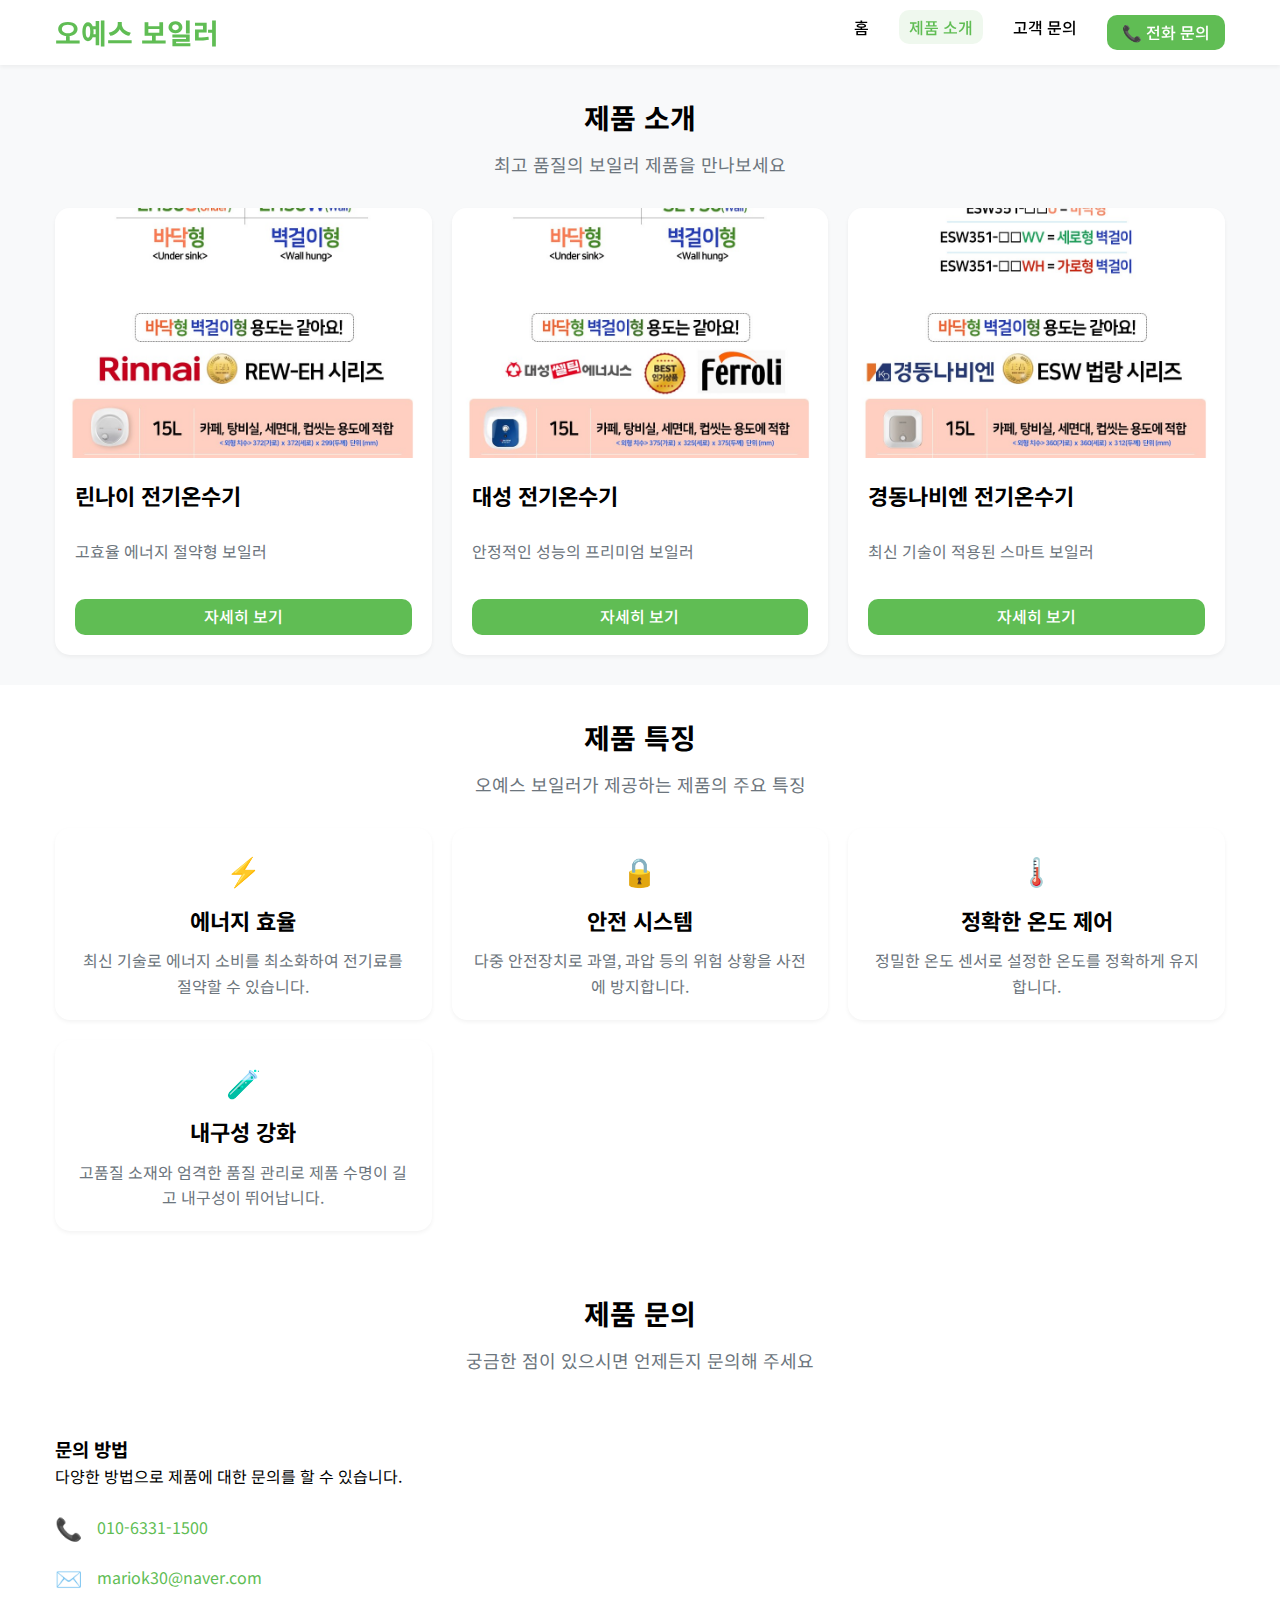
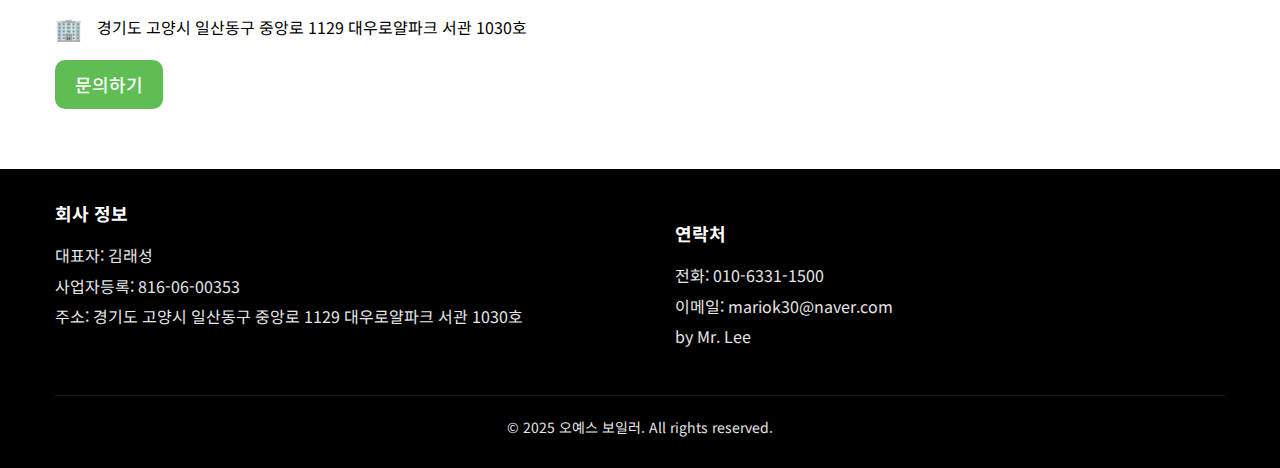
<file: final/products.html>
<!DOCTYPE html>
<html lang="ko">
<head>
    <meta charset="UTF-8">
    <meta name="viewport" content="width=device-width, initial-scale=1.0">
    <title>오예스 보일러 | 제품 소개</title>
    <link rel="stylesheet" href="public/styles.css">
    <link rel="preconnect" href="https://fonts.googleapis.com">
    <link rel="preconnect" href="https://fonts.gstatic.com" crossorigin>
    <link href="https://fonts.googleapis.com/css2?family=Noto+Sans+KR:wght@400;500;700&display=swap" rel="stylesheet">
</head>
<body>
    <header class="main-header">
        <div class="container">
            <h1 class="logo">오예스 보일러</h1>
            <nav class="main-nav">
                <button class="mobile-menu-toggle" aria-label="메뉴 열기">
                    <span></span>
                    <span></span>
                    <span></span>
                </button>
                <ul class="nav-list">
                    <li><a href="index.html">홈</a></li>
                    <li><a href="products.html" class="active">제품 소개</a></li>
                    <li><a href="contact.html">고객 문의</a></li>
                    <li><a href="tel:010-6331-1500" class="phone-link">📞 전화 문의</a></li>
                </ul>
            </nav>
        </div>
    </header>

    <section class="products">
        <div class="container">
            <div class="section-header">
                <h2>제품 소개</h2>
                <p>최고 품질의 보일러 제품을 만나보세요</p>
            </div>
            
            <div class="product-cards">
                <div class="product-card">
                    <div class="product-image">
                        <img src="public/images/r0.jpg" alt="린나이 전기온수기" class="product-img">
                    </div>
                    <div class="product-info">
                        <h3>린나이 전기온수기</h3>
                        <p>고효율 에너지 절약형 보일러</p>
                        <a href="product-rinnai.html" class="btn btn-primary">자세히 보기</a>
                    </div>
                </div>
                
                <div class="product-card">
                    <div class="product-image">
                        <img src="public/images/d0.jpg" alt="대성 전기온수기" class="product-img">
                    </div>
                    <div class="product-info">
                        <h3>대성 전기온수기</h3>
                        <p>안정적인 성능의 프리미엄 보일러</p>
                        <a href="product-daesung.html" class="btn btn-primary">자세히 보기</a>
                    </div>
                </div>
                
                <div class="product-card">
                    <div class="product-image">
                        <img src="public/images/k0.jpg" alt="경동나비엔 전기온수기" class="product-img">
                    </div>
                    <div class="product-info">
                        <h3>경동나비엔 전기온수기</h3>
                        <p>최신 기술이 적용된 스마트 보일러</p>
                        <a href="product-kyungdong.html" class="btn btn-primary">자세히 보기</a>
                    </div>
                </div>
            </div>
        </div>
    </section>

    <section class="features">
        <div class="container">
            <div class="section-header">
                <h2>제품 특징</h2>
                <p>오예스 보일러가 제공하는 제품의 주요 특징</p>
            </div>
            
            <div class="features-grid">
                <div class="feature-card">
                    <div class="feature-icon">⚡</div>
                    <h3>에너지 효율</h3>
                    <p>최신 기술로 에너지 소비를 최소화하여 전기료를 절약할 수 있습니다.</p>
                </div>
                
                <div class="feature-card">
                    <div class="feature-icon">🔒</div>
                    <h3>안전 시스템</h3>
                    <p>다중 안전장치로 과열, 과압 등의 위험 상황을 사전에 방지합니다.</p>
                </div>
                
                <div class="feature-card">
                    <div class="feature-icon">🌡️</div>
                    <h3>정확한 온도 제어</h3>
                    <p>정밀한 온도 센서로 설정한 온도를 정확하게 유지합니다.</p>
                </div>
                
                <div class="feature-card">
                    <div class="feature-icon">🧪</div>
                    <h3>내구성 강화</h3>
                    <p>고품질 소재와 엄격한 품질 관리로 제품 수명이 길고 내구성이 뛰어납니다.</p>
                </div>
            </div>
        </div>
    </section>

    <section class="contact">
        <div class="container">
            <div class="section-header">
                <h2>제품 문의</h2>
                <p>궁금한 점이 있으시면 언제든지 문의해 주세요</p>
            </div>
            
            <div class="contact-content">
                <div class="contact">
                    <h3>문의 방법</h3>
                    <p>다양한 방법으로 제품에 대한 문의를 할 수 있습니다.</p>
                    
                    <div class="contact-details">
                        <div class="contact-item">
                            <div class="contact-icon">📞</div>
                            <div class="contact-text">
                                <a href="tel:010-6331-1500">010-6331-1500</a>
                            </div>
                        </div>
                        
                        <div class="contact-item">
                            <div class="contact-icon">✉️</div>
                            <div class="contact-text">
                                <a href="mailto:mariok30@naver.com">mariok30@naver.com</a>
                            </div>
                        </div>
                        
                        <div class="contact-item">
                            <div class="contact-icon">🏢</div>
                            <div class="contact-text">
                                경기도 고양시 일산동구 중앙로 1129 대우로얄파크 서관 1030호
                            </div>
                        </div>
                    </div>
                    
                    <a href="contact.html" class="btn btn-primary btn-large">문의하기</a>
                </div>
            </div>
        </div>
    </section>

    <footer class="main-footer">
        <div class="container">
            <div class="footer-content">
                <div class="company-info">
                    <h3>회사 정보</h3>
                    <p>대표자: 김래성</p>
                    <p>사업자등록: 816-06-00353</p>
                    <p>주소: 경기도 고양시 일산동구 중앙로 1129 대우로얄파크 서관 1030호</p>
                </div>
                
                <div class="contact-info">
                    <h3>연락처</h3>
                    <p><a href="tel:010-6331-1500">전화: 010-6331-1500</a></p>
                    <p><a href="mailto:mariok30@naver.com">이메일: mariok30@naver.com</a></p>
                    <p><a herf="Production">by Mr. Lee</a></p>
                </div>
            </div>
            
            <div class="copyright">
                <p>&copy; 2025 오예스 보일러. All rights reserved.</p>
            </div>
        </div>
    </footer>

    <script src="public/script.js"></script>
</body>
</html>
</file>
<file: final/public/styles.css>
:root {
  /* 색상 변수 */
  --primary-color: #60bd54;
  --secondary-color: #333333;
  --accent-color: #4a9e40;
  --light-color: #f8f9fa;
  --dark-color: #000000;
  --gray-color: #6c757d;
  --light-gray-color: #E6E6E6;
  --white-color: #ffffff;
  
  /* 폰트 크기 변수 */
  --font-size-base: 62.5%; /* 10px */
  --font-size-xs: 1.2rem;
  --font-size-sm: 1.4rem;
  --font-size-md: 1.6rem;
  --font-size-lg: 1.8rem;
  --font-size-xl: 2.2rem;
  --font-size-xxl: 2.8rem;
  --font-size-xxxl: 3.6rem;
  
  /* 간격 변수 */
  --spacing-xs: 0.5rem;
  --spacing-sm: 1rem;
  --spacing-md: 1.5rem;
  --spacing-lg: 2rem;
  --spacing-xl: 3rem;
  
  /* 테두리 반경 변수 */
  --border-radius-sm: 0.5rem;
  --border-radius-md: 1rem;
  --border-radius-lg: 1.5rem;
  --border-radius-xl: 2rem;
  
  /* 그림자 변수 */
  --shadow-sm: 0 2px 4px rgba(0, 0, 0, 0.05);
  --shadow-md: 0 4px 8px rgba(0, 0, 0, 0.1);
  --shadow-lg: 0 8px 16px rgba(0, 0, 0, 0.15);
}

/* 기본 스타일 */
* {
  margin: 0;
  padding: 0;
  box-sizing: border-box;
}

html {
  font-size: var(--font-size-base);
  scroll-behavior: smooth;
}

body {
  font-family: 'Noto Sans KR', sans-serif;
  font-size: var(--font-size-md);
  line-height: 1.6;
  color: var(--dark-color);
  background-color: var(--light-color);
}

a {
  text-decoration: none;
  color: var(--primary-color);
  transition: color 0.3s ease;
}

a:hover {
  color: var(--accent-color);
}

ul, ol {
  list-style: none;
}

img {
  max-width: 100%;
  height: auto;
  display: block;
}

.container {
  width: 100%;
  max-width: 1200px;
  margin: 0 auto;
  padding: 0 var(--spacing-md);
}

/* 헤더 스타일 */
.main-header {
  background-color: var(--white-color);
  box-shadow: var(--shadow-sm);
  position: sticky;
  top: 0;
  z-index: 1000;
  padding: var(--spacing-sm) 0;
}

.main-header .container {
  display: flex;
  justify-content: space-between;
  align-items: center;
}

.logo {
  font-size: var(--font-size-xxl);
  font-weight: 700;
  color: var(--primary-color);
}

.main-nav {
  display: flex;
  align-items: center;
}

.nav-list {
  display: flex;
  gap: var(--spacing-lg);
}

.nav-list a {
  color: var(--dark-color);
  font-size: var(--font-size-md);
  font-weight: 500;
  padding: var(--spacing-xs) var(--spacing-sm);
  border-radius: var(--border-radius-md);
  transition: all 0.3s ease;
}

.nav-list a:hover, .nav-list a.active {
  color: var(--primary-color);
  background-color: rgba(96, 189, 84, 0.1);
}

.phone-link {
  background-color: var(--primary-color);
  color: var(--white-color) !important;
  padding: var(--spacing-xs) var(--spacing-md) !important;
  border-radius: var(--border-radius-md);
  display: flex;
  align-items: center;
  gap: var(--spacing-xs);
  transition: background-color 0.3s ease;
}

.phone-link:hover {
  background-color: var(--accent-color);
}

.mobile-menu-toggle {
  display: none;
  background: none;
  border: none;
  cursor: pointer;
  width: 30px;
  height: 24px;
  position: relative;
}

.mobile-menu-toggle span {
  display: block;
  width: 100%;
  height: 3px;
  background-color: var(--dark-color);
  position: absolute;
  left: 0;
  transition: all 0.3s ease;
  border-radius: 3px;
}

.mobile-menu-toggle span:nth-child(1) {
  top: 0;
}

.mobile-menu-toggle span:nth-child(2) {
  top: 10px;
}

.mobile-menu-toggle span:nth-child(3) {
  top: 20px;
}

/* 히어로 섹션 스타일 */
.hero {
  background-color: var(--light-color);
  padding: var(--spacing-xl) 0;
  text-align: center;
}

.hero-content {
  max-width: 800px;
  margin: 0 auto;
}

.hero h1 {
  font-size: var(--font-size-xxxl);
  font-weight: 700;
  margin-bottom: var(--spacing-md);
  color: var(--dark-color);
}

.hero p {
  font-size: var(--font-size-lg);
  color: var(--gray-color);
  margin-bottom: var(--spacing-lg);
}

.hero-image {
  margin-top: var(--spacing-xl);
  border-radius: var(--border-radius-lg);
  overflow: hidden;
  box-shadow: var(--shadow-md);
}

.hero-image img {
  width: 100%;
  height: auto;
  object-fit: cover;
  border-radius: var(--border-radius-lg);
  transition: transform 0.3s ease;
}

.hero-image:hover img {
  transform: scale(1.02);
}

/* 특징 섹션 스타일 */
.features {
  padding: var(--spacing-xl) 0;
  background-color: var(--white-color);
}

.section-header {
  text-align: center;
  margin-bottom: var(--spacing-xl);
}

.section-header h2 {
  font-size: var(--font-size-xxl);
  font-weight: 700;
  color: var(--dark-color);
  margin-bottom: var(--spacing-sm);
}

.section-header p {
  font-size: var(--font-size-lg);
  color: var(--gray-color);
}

.features-grid {
  display: grid;
  grid-template-columns: repeat(auto-fit, minmax(300px, 1fr));
  gap: var(--spacing-lg);
}

.feature-card {
  background-color: var(--white-color);
  border-radius: var(--border-radius-lg);
  padding: var(--spacing-lg);
  box-shadow: var(--shadow-sm);
  transition: transform 0.3s ease, box-shadow 0.3s ease;
  text-align: center;
}

.feature-card:hover {
  transform: translateY(-5px);
  box-shadow: var(--shadow-md);
}

.feature-icon {
  font-size: var(--font-size-xxxl);
  color: var(--primary-color);
  margin-bottom: var(--spacing-md);
}

.feature-card h3 {
  font-size: var(--font-size-xl);
  font-weight: 700;
  margin-bottom: var(--spacing-sm);
  color: var(--dark-color);
}

.feature-card p {
  font-size: var(--font-size-md);
  color: var(--gray-color);
}

/* 제품 섹션 스타일 */
.products {
  padding: var(--spacing-xl) 0;
  background-color: var(--light-color);
}

.product-cards {
  display: grid;
  grid-template-columns: repeat(auto-fit, minmax(300px, 1fr));
  gap: var(--spacing-lg);
}

.product-card {
  background-color: var(--white-color);
  border-radius: var(--border-radius-lg);
  overflow: hidden;
  box-shadow: var(--shadow-sm);
  transition: transform 0.3s ease, box-shadow 0.3s ease;
}

.product-card:hover {
  transform: translateY(-5px);
  box-shadow: var(--shadow-md);
}

.product-image {
  height: 250px;
  overflow: hidden;
}

.product-img {
  width: 100%;
  height: 100%;
  object-fit: cover;
  transition: transform 0.3s ease;
}

.product-card:hover .product-img {
  transform: scale(1.05);
}

.product-info {
  padding: var(--spacing-lg);
}

.product-info h3 {
  font-size: var(--font-size-xl);
  font-weight: 700;
  margin-bottom: var(--spacing-xs);
  color: var(--dark-color);
}

.product-info p {
  font-size: var(--font-size-md);
  color: var(--gray-color);
  margin-bottom: var(--spacing-md);
}

/* 버튼 스타일 */
.btn {
  display: inline-block;
  font-size: var(--font-size-md);
  font-weight: 500;
  padding: var(--spacing-xs) var(--spacing-md);
  border-radius: var(--border-radius-md);
  cursor: pointer;
  transition: all 0.3s ease;
  text-align: center;
  border: none;
}

.btn-primary {
  background-color: var(--primary-color);
  color: var(--white-color);
}

.btn-primary:hover {
  background-color: var(--accent-color);
  color: var(--white-color);
}

.btn-secondary {
  background-color: var(--light-gray-color);
  color: var(--dark-color);
}

.btn-secondary:hover {
  background-color: var(--gray-color);
  color: var(--white-color);
}

.btn-large {
  padding: var(--spacing-sm) var(--spacing-lg);
  font-size: var(--font-size-lg);
}

/* 문의 섹션 스타일 */
.contact {
  padding: var(--spacing-xl) 0;
  background-color: var(--white-color);
}

.contact-content {
  display: grid;
  grid-template-columns: 1fr 1fr;
  gap: var(--spacing-xl);
}

.contact-info {
  padding: var(--spacing-lg);
}

.contact-info h3 {
  font-size: var(--font-size-xl);
  font-weight: 700;
  margin-bottom: var(--spacing-md);
  color: var(--dark-color);
}

.contact-info p {
  font-size: var(--font-size-md);
  color: var(--gray-color);
  margin-bottom: var(--spacing-md);
}

.contact-details {
  margin-top: var(--spacing-lg);
}

.contact-item {
  display: flex;
  align-items: center;
  margin-bottom: var(--spacing-md);
}

.contact-icon {
  font-size: var(--font-size-xl);
  color: var(--primary-color);
  margin-right: var(--spacing-md);
}

.contact-text {
  font-size: var(--font-size-md);
  color: var(--dark-color);
}

.contact-form {
  background-color: var(--light-color);
  padding: var(--spacing-lg);
  border-radius: var(--border-radius-lg);
  box-shadow: var(--shadow-sm);
}

.form-group {
  margin-bottom: var(--spacing-md);
}

.form-group label {
  display: block;
  font-size: var(--font-size-md);
  font-weight: 500;
  margin-bottom: var(--spacing-xs);
  color: var(--dark-color);
}

.form-control {
  width: 100%;
  padding: var(--spacing-sm);
  font-size: var(--font-size-md);
  border: 1px solid var(--light-gray-color);
  border-radius: var(--border-radius-md);
  transition: border-color 0.3s ease;
}

.form-control:focus {
  outline: none;
  border-color: var(--primary-color);
}

textarea.form-control {
  min-height: 150px;
  resize: vertical;
}

.form-group .error-message {
  color: #dc3545;
  font-size: var(--font-size-sm);
  margin-top: var(--spacing-xs);
}

.form-control.error {
  border-color: #dc3545;
}

/* 제품 상세 페이지 스타일 */
.product-detail {
  padding: var(--spacing-xl) 0;
  background-color: var(--white-color);
}

.product-header {
  text-align: center;
  margin-bottom: var(--spacing-xl);
}

.product-header h2 {
  font-size: var(--font-size-xxl);
  font-weight: 700;
  color: var(--dark-color);
  margin-bottom: var(--spacing-xs);
}

.product-subtitle {
  font-size: var(--font-size-lg);
  color: var(--gray-color);
}

.product-content {
  display: grid;
  grid-template-columns: 2fr 1fr;
  gap: var(--spacing-xl);
  margin-bottom: var(--spacing-xl);
}

.product-gallery {
  display: flex;
  flex-direction: column;
  gap: var(--spacing-md);
}

.product-main-image {
  width: 100%;
  border-radius: var(--border-radius-lg);
  overflow: hidden;
  box-shadow: var(--shadow-sm);
  display: flex;
  justify-content: center;
  align-items: center;
}

.product-main-image img {
  width: 100%;
  object-fit: contain;
  border-radius: var(--border-radius-lg);
}

.product-thumbnails {
  display: flex;
  gap: var(--spacing-sm);
  flex-wrap: wrap;
}

.thumbnail {
  width: 100px;
  height: 100px;
  border-radius: var(--border-radius-md);
  cursor: pointer;
  object-fit: cover;
  border: 2px solid transparent;
  transition: border-color 0.3s ease;
}

.thumbnail.active {
  border-color: var(--primary-color);
}

.product-info {
  display: flex;
  flex-direction: column;
  gap: var(--spacing-lg);
}

.product-features h3 {
  font-size: var(--font-size-xl);
  font-weight: 700;
  margin-bottom: var(--spacing-md);
  color: var(--dark-color);
}

.product-features ul {
  list-style: disc;
  padding-left: var(--spacing-lg);
  margin-bottom: var(--spacing-md);
}

.product-features li {
  font-size: var(--font-size-md);
  margin-bottom: var(--spacing-xs);
  color: var(--dark-color);
}

.capacity-features {
  display: flex;
  flex-direction: column;
  gap: var(--spacing-md);
  margin-top: var(--spacing-md);
}

.capacity-item {
  display: flex;
  align-items: center;
  gap: var(--spacing-md);
  padding: var(--spacing-md);
  background-color: var(--light-color);
  border-radius: var(--border-radius-lg);
  transition: transform 0.3s ease, box-shadow 0.3s ease;
}

.capacity-item:hover {
  transform: translateY(-3px);
  box-shadow: var(--shadow-sm);
}

.capacity-icon {
  font-size: var(--font-size-xl);
  font-weight: 700;
  color: var(--primary-color);
  background-color: rgba(96, 189, 84, 0.1);
  width: 60px;
  height: 60px;
  display: flex;
  justify-content: center;
  align-items: center;
  border-radius: var(--border-radius-md);
}

.capacity-info h4 {
  font-size: var(--font-size-lg);
  font-weight: 700;
  margin-bottom: var(--spacing-xs);
  color: var(--dark-color);
}

.capacity-info p {
  font-size: var(--font-size-md);
  color: var(--gray-color);
}

.product-specs h3 {
  font-size: var(--font-size-xl);
  font-weight: 700;
  margin-bottom: var(--spacing-md);
  color: var(--dark-color);
}

.specs-table-container {
  overflow-x: auto;
}

.specs-table, .capacity-specs-table {
  width: 100%;
  border-collapse: collapse;
  font-size: var(--font-size-md);
}

.specs-table th, .specs-table td,
.capacity-specs-table th, .capacity-specs-table td {
  padding: var(--spacing-sm);
  text-align: left;
  border-bottom: 1px solid var(--light-gray-color);
}

.specs-table th, .capacity-specs-table th {
  font-weight: 700;
  color: var(--dark-color);
  background-color: var(--light-color);
}

.product-actions {
  display: flex;
  gap: var(--spacing-md);
  margin-top: var(--spacing-lg);
}

/* 탭 스타일 */
.product-details-tabs {
  padding: var(--spacing-xl) 0;
  background-color: var(--light-color);
}

.tabs {
  display: flex;
  gap: var(--spacing-sm);
  margin-bottom: var(--spacing-lg);
  overflow-x: auto;
  padding-bottom: var(--spacing-xs);
}

.tab-btn {
  padding: var(--spacing-sm) var(--spacing-lg);
  font-size: var(--font-size-md);
  font-weight: 500;
  background-color: var(--white-color);
  color: var(--dark-color);
  border: none;
  border-radius: var(--border-radius-md);
  cursor: pointer;
  transition: all 0.3s ease;
}

.tab-btn.active {
  background-color: var(--primary-color);
  color: var(--white-color);
}

.tab-content {
  display: none;
  background-color: var(--white-color);
  padding: var(--spacing-lg);
  border-radius: var(--border-radius-lg);
  box-shadow: var(--shadow-sm);
}

.tab-content.active {
  display: block;
}

.tab-content h3 {
  font-size: var(--font-size-xl);
  font-weight: 700;
  margin-bottom: var(--spacing-lg);
  color: var(--dark-color);
}

.feature-grid {
  display: grid;
  grid-template-columns: repeat(auto-fit, minmax(300px, 1fr));
  gap: var(--spacing-lg);
}

.feature-item {
  padding: var(--spacing-lg);
  background-color: var(--light-color);
  border-radius: var(--border-radius-lg);
  transition: transform 0.3s ease, box-shadow 0.3s ease;
}

.feature-item:hover {
  transform: translateY(-3px);
  box-shadow: var(--shadow-sm);
}

.feature-icon {
  font-size: var(--font-size-xxl);
  color: var(--primary-color);
  margin-bottom: var(--spacing-sm);
}

.feature-item h4 {
  font-size: var(--font-size-lg);
  font-weight: 700;
  margin-bottom: var(--spacing-sm);
  color: var(--dark-color);
}

.feature-item p {
  font-size: var(--font-size-md);
  color: var(--gray-color);
}

.installation-guide {
  display: grid;
  grid-template-columns: repeat(auto-fit, minmax(300px, 1fr));
  gap: var(--spacing-lg);
}

.installation-guide h4 {
  font-size: var(--font-size-lg);
  font-weight: 700;
  margin-bottom: var(--spacing-md);
  color: var(--dark-color);
}

.installation-guide ul, .installation-guide ol {
  padding-left: var(--spacing-lg);
  margin-bottom: var(--spacing-md);
}

.installation-guide ul {
  list-style: disc;
}

.installation-guide ol {
  list-style: decimal;
}

.installation-guide li {
  font-size: var(--font-size-md);
  margin-bottom: var(--spacing-xs);
  color: var(--dark-color);
}

.warranty-info {
  display: grid;
  grid-template-columns: repeat(auto-fit, minmax(300px, 1fr));
  gap: var(--spacing-lg);
}

.warranty-info h4 {
  font-size: var(--font-size-lg);
  font-weight: 700;
  margin-bottom: var(--spacing-md);
  color: var(--dark-color);
}

.warranty-info h5 {
  font-size: var(--font-size-md);
  font-weight: 700;
  margin: var(--spacing-md) 0 var(--spacing-xs);
  color: var(--dark-color);
}

.warranty-info p {
  font-size: var(--font-size-md);
  margin-bottom: var(--spacing-md);
  color: var(--dark-color);
}

.warranty-info ul {
  list-style: disc;
  padding-left: var(--spacing-lg);
  margin-bottom: var(--spacing-md);
}

.warranty-info li {
  font-size: var(--font-size-md);
  margin-bottom: var(--spacing-xs);
  color: var(--dark-color);
}

/* 관련 제품 섹션 스타일 */
.related-products {
  padding: var(--spacing-xl) 0;
  background-color: var(--white-color);
}

.related-products h3 {
  font-size: var(--font-size-xl);
  font-weight: 700;
  margin-bottom: var(--spacing-lg);
  color: var(--dark-color);
  text-align: center;
}

/* 푸터 스타일 */
.main-footer {
  background-color: var(--dark-color);
  color: var(--white-color);
  padding: var(--spacing-xl) 0;
}

.footer-content {
  display: grid;
  grid-template-columns: repeat(auto-fit, minmax(250px, 1fr));
  gap: var(--spacing-xl);
  margin-bottom: var(--spacing-lg);
}

.company-info h3, .contact-info h3 {
  font-size: var(--font-size-lg);
  font-weight: 700;
  margin-bottom: var(--spacing-md);
  color: var(--white-color);
}

.company-info p, .contact-info p {
  font-size: var(--font-size-md);
  margin-bottom: var(--spacing-xs);
  color: var(--light-gray-color);
}

.contact-info a {
  color: var(--light-gray-color);
  transition: color 0.3s ease;
}

.contact-info a:hover {
  color: var(--primary-color);
}

.copyright {
  text-align: center;
  padding-top: var(--spacing-lg);
  border-top: 1px solid rgba(255, 255, 255, 0.1);
  font-size: var(--font-size-sm);
  color: var(--light-gray-color);
}

/* 이미지 확대 기능 스타일 */
.image-zoom-container {
  position: relative;
}

.zoom-lens {
  position: absolute;
  border: 1px solid var(--primary-color);
  width: 100px;
  height: 100px;
  display: none;
}

.zoom-result {
  position: absolute;
  top: 0;
  left: 105%;
  width: 300px;
  height: 300px;
  border: 1px solid var(--light-gray-color);
  background-repeat: no-repeat;
  display: none;
  z-index: 1000;
  background-color: var(--white-color);
  border-radius: var(--border-radius-md);
  box-shadow: var(--shadow-md);
}

/* 감사 페이지 스타일 */
.thank-you {
  padding: var(--spacing-xl) 0;
  text-align: center;
  min-height: 60vh;
  display: flex;
  flex-direction: column;
  justify-content: center;
  align-items: center;
}

.thank-you h2 {
  font-size: var(--font-size-xxl);
  font-weight: 700;
  margin-bottom: var(--spacing-md);
  color: var(--dark-color);
}

.thank-you p {
  font-size: var(--font-size-lg);
  color: var(--gray-color);
  margin-bottom: var(--spacing-lg);
  max-width: 600px;
}

/* 반응형 스타일 */
@media (max-width: 992px) {
  :root {
    --font-size-xxxl: 3.2rem;
    --font-size-xxl: 2.6rem;
    --font-size-xl: 2rem;
  }
  
  .product-content {
    grid-template-columns: 1fr;
  }
  
  .contact-content {
    grid-template-columns: 1fr;
  }
}

@media (max-width: 768px) {
  :root {
    --font-size-base: 60%;
    --font-size-xxxl: 2.8rem;
    --font-size-xxl: 2.4rem;
    --font-size-xl: 1.8rem;
    --font-size-lg: 1.6rem;
  }
  
  .mobile-menu-toggle {
    display: block;
  }
  
  .main-nav {
    position: fixed;
    top: 0;
    right: -100%;
    width: 70%;
    height: 100vh;
    background-color: var(--white-color);
    flex-direction: column;
    align-items: flex-start;
    padding: var(--spacing-xl) var(--spacing-lg);
    box-shadow: var(--shadow-lg);
    transition: right 0.3s ease;
    z-index: 1001;
  }
  
  .main-nav.active {
    right: 0;
  }
  
  .nav-list {
    flex-direction: column;
    width: 100%;
  }
  
  .nav-list a {
    display: block;
    padding: var(--spacing-md);
    width: 100%;
  }
  
  .phone-link {
    margin-top: var(--spacing-md);
  }
  
  .product-gallery {
    margin-bottom: var(--spacing-lg);
  }
  
  .product-thumbnails {
    justify-content: center;
  }
  
  .thumbnail {
    width: 80px;
    height: 80px;
  }
  
  .tabs {
    flex-wrap: wrap;
  }
  
  .tab-btn {
    flex: 1 1 auto;
    text-align: center;
  }
  
  .feature-grid, .installation-guide, .warranty-info {
    grid-template-columns: 1fr;
  }
  
  .product-actions {
    flex-direction: column;
  }
}

@media (max-width: 576px) {
  :root {
    --font-size-base: 58%;
    --font-size-xxxl: 2.6rem;
    --font-size-xxl: 2.2rem;
    --font-size-xl: 1.7rem;
    --font-size-lg: 1.5rem;
  }
  
  .hero h1 {
    font-size: var(--font-size-xxl);
  }
  
  .hero p {
    font-size: var(--font-size-md);
  }
  
  .section-header h2 {
    font-size: var(--font-size-xl);
  }
  
  .section-header p {
    font-size: var(--font-size-md);
  }
  
  .product-main-image {
    height: auto;
  }
  
  .thumbnail {
    width: 60px;
    height: 60px;
  }
}
</file>
